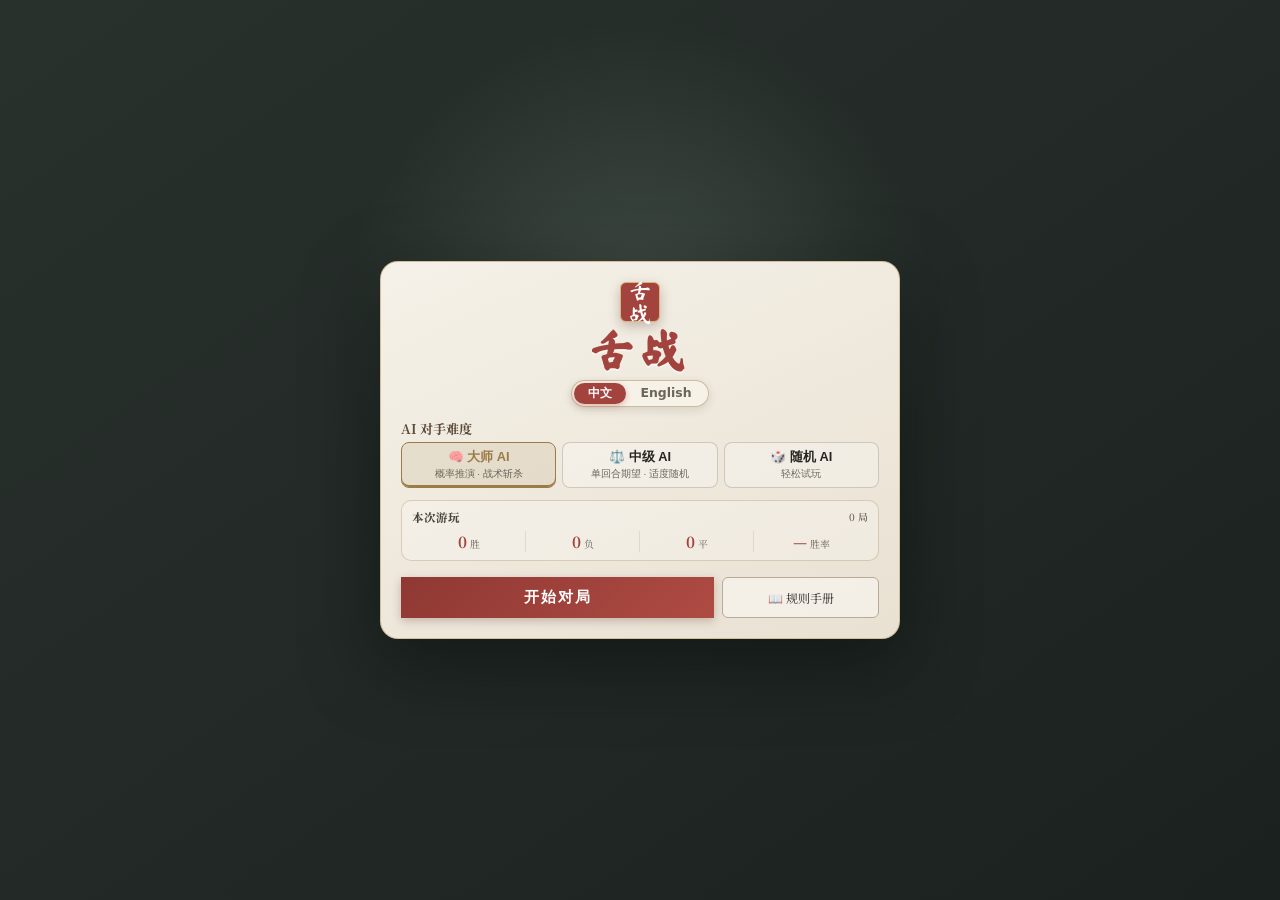
<file: index.html>
<!DOCTYPE html>
<html lang="zh-CN">
<head>
  <meta charset="UTF-8">
  <meta name="viewport" content="width=device-width, initial-scale=1.0, maximum-scale=1.0, user-scalable=no">
  <title>舌战</title>
  <link rel="stylesheet" href="style.css?v=6">
  <link rel="preconnect" href="https://fonts.googleapis.com">
  <link rel="preconnect" href="https://fonts.gstatic.com" crossorigin>
  <link href="https://fonts.googleapis.com/css2?family=Noto+Serif+SC:wght@600;700;900&family=Ma+Shan+Zheng&display=swap" rel="stylesheet">
</head>
<body>
  <div id="app">
    <!-- Game Cover / Welcome Screen (开始界面 / 主菜单) -->
    <div id="cover-screen" class="cover-screen active">
      <div class="cover-content">
        <div class="cover-header">
          <div class="cover-seal">舌战</div>
          <h1 class="cover-title">舌战</h1>
          <div class="language-switcher language-switcher-mainmenu" aria-label="Language">
            <button class="language-btn active" type="button" data-lang="zh">中文</button>
            <button class="language-btn" type="button" data-lang="en">English</button>
          </div>
        </div>

        <div class="cover-setup-panel">
          <div class="setup-group">
            <label class="group-label" data-i18n="difficultyLabel">AI 对手难度</label>
            <div class="diff-buttons">
              <button class="diff-select-btn active" data-diff="master">
                <span class="d-title" data-i18n="masterTitle">🧠 大师 AI</span>
                <span class="d-sub" data-i18n="masterSub">概率推演 · 战术斩杀</span>
              </button>
              <button class="diff-select-btn" data-diff="medium">
                <span class="d-title" data-i18n="mediumTitle">⚖️ 中级 AI</span>
                <span class="d-sub" data-i18n="mediumSub">单回合期望 · 适度随机</span>
              </button>
              <button class="diff-select-btn" data-diff="easy">
                <span class="d-title" data-i18n="easyTitle">🎲 随机 AI</span>
                <span class="d-sub" data-i18n="easySub">轻松试玩</span>
              </button>
            </div>
          </div>

          <div class="session-record" aria-label="本次游玩战绩">
            <div class="session-record-heading">
              <span data-i18n="sessionHeading">本次游玩</span>
              <small id="session-games">0 局</small>
            </div>
            <div class="session-record-grid">
              <div><strong id="session-wins">0</strong><span data-i18n="wins">胜</span></div>
              <div><strong id="session-losses">0</strong><span data-i18n="losses">负</span></div>
              <div><strong id="session-draws">0</strong><span data-i18n="draws">平</span></div>
              <div><strong id="session-win-rate">—</strong><span data-i18n="winRate">胜率</span></div>
            </div>
          </div>

          <div class="cover-actions">
            <button id="btn-enter-game" class="btn-primary btn-cover-start" data-i18n="startGame">开始对局</button>
            <button id="btn-cover-rules" class="btn btn-secondary btn-cover-rules" data-i18n="rulebook">📖 规则手册</button>
          </div>
        </div>
      </div>
    </div>

    <!-- Header Navigation -->
    <header class="game-header">
      <div class="logo">
        <span class="logo-seal">舌战</span>
        <h1>舌战</h1>
      </div>
      <div class="header-controls">
        <div class="language-switcher language-switcher-header" aria-label="Language">
          <button class="language-btn active" type="button" data-lang="zh">中</button>
          <button class="language-btn" type="button" data-lang="en">EN</button>
        </div>
        <button id="btn-tracker" class="btn btn-secondary" data-i18n="tracker">📊 记牌器</button>
        <button id="btn-rules" class="btn btn-secondary" data-i18n="rules">📖 规则</button>
        <button id="btn-restart" class="btn btn-danger" data-i18n="mainMenu">🔄 主菜单</button>
      </div>
    </header>

    <!-- Main Game Board (Warm Tabletop) -->
    <main class="game-board">
      <!-- Opponent Zone (AI) -->
      <section class="player-zone ai-zone">
        <div class="player-info">
          <div class="avatar ai-avatar">🤖</div>
          <div class="status-details">
            <div class="name-bar">
              <span class="player-name" data-i18n="aiOpponent">AI 对手</span>
              <span id="ai-diff-tag" class="badge">大师 AI</span>
            </div>
            <div class="hp-wrapper">
              <span class="hp-heart-icon">❤️</span>
              <div class="hp-bar-bg">
                <div id="ai-hp-bar" class="hp-bar-fill" style="width: 100%;"></div>
              </div>
              <span id="ai-hp-text" class="hp-text">30/30</span>
            </div>
          </div>
        </div>

        <!-- AI Face-Down Cards Container -->
        <div class="ai-hand-deck">
          <div id="ai-hand-backs" class="hand-backs-row">
            <!-- Dynamic Face-Down Cards Rendered by JS -->
          </div>
          <span class="hand-count-badge"><span data-i18n="remaining">🎴 剩余:</span> <strong id="ai-hand-count">14</strong></span>
          <span id="ai-stun-badge" class="badge badge-warning hidden" data-i18n="stunned">😵 停动中</span>
        </div>
      </section>

      <!-- Arena Battle Field (Center Table) -->
      <section class="arena-zone">
        <div class="turn-indicator">
          <span id="turn-counter">第 1 回合</span>
        </div>

        <!-- Prominent Stun Toast Alert Banner -->
        <div id="stun-notice-banner" class="stun-notice-banner hidden">
          <span id="stun-notice-text">😵 提示：对方处于【停动】状态！</span>
        </div>

        <div class="cards-clash">
          <!-- Player Card Played Slot -->
          <div class="clash-slot player-slot">
            <span class="slot-label" data-i18n="playerPlay">👤 玩家出牌</span>
            <div id="player-card-slot" class="arena-card-slot">
              <div class="slot-placeholder">等待选牌...</div>
            </div>
          </div>

          <!-- Central Visual Clash Ray & FX -->
          <div class="clash-center-fx">
            <div id="clash-ray" class="clash-ray hidden"></div>
            <div class="vs-badge">VS</div>
          </div>

          <!-- AI Card Played Slot -->
          <div class="clash-slot ai-slot">
            <span class="slot-label" data-i18n="aiPlay">🤖 AI 出牌</span>
            <div id="ai-card-slot" class="arena-card-slot">
              <div class="slot-placeholder">等待出牌...</div>
            </div>
          </div>
        </div>

        <!-- Outcome Banner -->
        <div id="outcome-banner" class="outcome-banner hidden">
          <span id="outcome-text">结算结果...</span>
        </div>
      </section>

      <!-- Log and Controls Area -->
      <section class="bottom-panel">
        <!-- Battle Log -->
        <div class="log-box">
          <div class="log-header" data-i18n="battleLog">📜 对局日志</div>
          <div id="battle-log" class="log-content">
            <p class="log-item system" data-zh="对局开始！请选择一张卡牌暗置出牌。" data-en="The debate begins. Choose your opening move.">对局开始！请选择一张卡牌暗置出牌。</p>
          </div>
        </div>

        <!-- Player Zone -->
        <div class="player-zone user-zone">
          <div class="player-info">
            <div class="avatar user-avatar">👤</div>
            <div class="status-details">
              <div class="name-bar">
                <span class="player-name" data-i18n="youPlayer">你 (Player)</span>
              </div>
              <div class="hp-wrapper">
                <span class="hp-heart-icon">❤️</span>
                <div class="hp-bar-bg">
                  <div id="user-hp-bar" class="hp-bar-fill" style="width: 100%;"></div>
                </div>
                <span id="user-hp-text" class="hp-text">30/30</span>
              </div>
            </div>
          </div>
          <div class="hand-summary">
            <span class="hand-count-badge"><span data-i18n="remaining">🎴 剩余:</span> <strong id="user-hand-count">14</strong></span>
            <span id="user-stun-badge" class="badge badge-warning hidden" data-i18n="stunned">😵 停动中</span>
          </div>
        </div>
      </section>

      <!-- Player Hand Dock (Bottom Interactive Bar) -->
      <section class="hand-dock">
        <div class="dock-heading-row">
          <div class="dock-title" data-i18n="playHint">点击选牌，或向上拖到出牌区</div>
          <div id="hand-action-bar" class="hand-action-bar" aria-live="polite">
            <span id="selected-card-name">点选或上拖</span>
            <button id="btn-cancel-card" class="hand-action-btn hand-cancel-btn" disabled data-i18n="cancel">取消</button>
            <button id="btn-confirm-card" class="hand-action-btn hand-confirm-btn" disabled data-i18n="confirmPlay">确认出牌</button>
          </div>
        </div>
        <div class="discard-summary" aria-label="玩家弃牌堆">
          <span class="discard-label" data-i18n="discardPile">弃牌堆</span>
          <div id="user-discard-preview" class="discard-chips">
            <span class="discard-empty">空</span>
          </div>
          <span id="recoverable-count" class="recoverable-count">深思可捡 0 张</span>
        </div>
        <div id="hand-cards-container" class="hand-cards-list">
          <!-- Dynamic Cards Rendered by JS -->
        </div>
      </section>
    </main>

    <!-- Floating Mouse Hover Tooltip -->
    <div id="card-hover-tooltip" class="card-hover-tooltip hidden">
      <div id="tooltip-title" class="tooltip-title">卡牌名称</div>
      <blockquote id="tooltip-quote" class="tooltip-quote"></blockquote>
      <div id="tooltip-body" class="tooltip-body">卡牌效果说明...</div>
    </div>

    <!-- Card Tracker Modal -->
    <div id="tracker-modal" class="modal">
      <div class="modal-content">
        <div class="modal-header">
          <h2 data-i18n="trackerTitle">📊 双方手牌剩余记牌器</h2>
          <button class="close-btn" data-close="tracker-modal">✕</button>
        </div>
        <div class="tracker-grid">
          <div class="tracker-column">
            <h3 data-i18n="aiCardsRemaining">🤖 AI 对手剩余手牌</h3>
            <div id="ai-tracker-list" class="tracker-list"></div>
          </div>
          <div class="tracker-column">
            <h3 data-i18n="yourCardsRemaining">👤 你的剩余手牌</h3>
            <div id="user-tracker-list" class="tracker-list"></div>
          </div>
        </div>
      </div>
    </div>

    <!-- Card Detail Long-Press Modal Sheet -->
    <div id="card-detail-modal" class="modal">
      <div class="modal-content card-detail-modal-content">
        <div class="modal-header">
          <h2 id="detail-card-name">一语道破</h2>
          <button class="close-btn" data-close="card-detail-modal">✕</button>
        </div>
        <div class="card-detail-body">
          <blockquote id="detail-card-quote" class="detail-card-quote">“辞达而已矣。” —— 《论语》</blockquote>
          <p id="detail-card-desc" class="detail-card-desc">描述内容...</p>
          <div class="detail-matchup-section">
            <h4 data-i18n="matchupTitle">⚔️ 对局得失关系表</h4>
            <div id="detail-matchup-list" class="detail-matchup-list"></div>
          </div>
        </div>
      </div>
    </div>

    <!-- Rules Modal (Fixed Rule Text) -->
    <div id="rules-modal" class="modal">
      <div class="modal-content">
        <div class="modal-header">
          <div>
            <span class="rules-kicker" data-i18n="howToPlay">HOW TO PLAY</span>
            <h2 data-i18n="rulesTitle">《舌战》完整规则手册</h2>
          </div>
          <button class="close-btn" data-close="rules-modal">✕</button>
        </div>
        <div id="rules-body" class="rules-body">
          <section class="rules-section">
            <div class="rules-section-heading">
              <span class="rules-step">01</span>
              <div>
                <h3>目标与回合</h3>
                <p>先让对方生命值降到 0。</p>
              </div>
            </div>
            <div class="rules-basics-grid">
              <article class="rule-basic">
                <span class="rule-basic-icon">暗</span>
                <div><strong>同时出牌</strong><p>双方每回合暗置一张牌，然后同时翻开结算。</p></div>
              </article>
              <article class="rule-basic">
                <span class="rule-basic-icon">停</span>
                <div><strong>停动</strong><p>被停动者下一回合不能出牌，对手获得一次空门行动。</p></div>
              </article>
              <article class="rule-basic">
                <span class="rule-basic-icon">尽</span>
                <div><strong>手牌耗尽</strong><p>手牌全部用完时，自动捡回所有弃牌。</p></div>
              </article>
            </div>
          </section>

          <section class="rules-section">
            <div class="rules-section-heading">
              <span class="rules-step">02</span>
              <div>
                <h3>对手停动：空门怎么结算</h3>
                <p>此时对手没有牌，按你打出的牌单独结算。</p>
              </div>
            </div>
            <div class="solo-rules-grid">
              <article class="solo-rule attack"><span>一</span><div><strong>一语道破</strong><p>对手 <b>-10 HP</b></p></div></article>
              <article class="solo-rule stun"><span>破</span><div><strong>破口大骂</strong><p>继续【停动】，<b>不扣血</b></p></div></article>
              <article class="solo-rule heal"><span>心</span><div><strong>心如止水</strong><p>自己 <b>+10 HP</b></p></div></article>
              <article class="solo-rule pickup"><span>思</span><div><strong>深思熟虑</strong><p>正常捡牌</p></div></article>
            </div>
            <p class="rules-note">反唇相讥、沉默是金在空门时没有额外效果。</p>
          </section>

          <section class="rules-section">
            <div class="rules-section-heading">
              <span class="rules-step">03</span>
              <div>
                <h3>六张牌速查</h3>
                <p>“你”代表打出该牌的一方。</p>
              </div>
            </div>
            <div class="rule-card-grid">
              <article class="rule-guide guide-y">
                <header><span>一</span><div><h4>一语道破</h4><small>直接攻击</small></div></header>
                <ul>
                  <li>对一语道破：<b>双方 -10</b></li>
                  <li>对破口大骂：<b>对方 -15</b></li>
                  <li>对心如止水、深思熟虑：<b>对方 -10</b></li>
                  <li>对反唇相讥：<b>你 -10</b></li>
                </ul>
              </article>
              <article class="rule-guide guide-f">
                <header><span>反</span><div><h4>反唇相讥</h4><small>反制与打断</small></div></header>
                <ul>
                  <li>对一语道破：<b>对方 -10</b></li>
                  <li>对破口大骂：<b>你 -5，并停动</b></li>
                  <li>对深思熟虑：<b>打断对方捡牌</b></li>
                  <li>其余对局：不造成伤害</li>
                </ul>
              </article>
              <article class="rule-guide guide-p">
                <header><span>破</span><div><h4>破口大骂</h4><small>压制与停动</small></div></header>
                <ul>
                  <li>对同牌：<b>双方 -5，并停动</b></li>
                  <li>对反唇相讥：<b>对方 -5，并停动</b></li>
                  <li>对沉默是金：<b>对方 -5，不停动</b></li>
                  <li>对深思熟虑：<b>对方 -5，并停动；仍可捡牌</b></li>
                  <li>对心如止水：<b>对方 +15</b></li>
                  <li>对一语道破：<b>你 -15</b></li>
                </ul>
              </article>
              <article class="rule-guide guide-c">
                <header><span>默</span><div><h4>沉默是金</h4><small>安全试探</small></div></header>
                <ul>
                  <li>只会被破口大骂伤害：<b>你 -5</b></li>
                  <li>即使挨骂也<b>不会停动</b></li>
                  <li>不阻止心如止水回血或深思熟虑捡牌</li>
                </ul>
              </article>
              <article class="rule-guide guide-x">
                <header><span>心</span><div><h4>心如止水</h4><small>恢复与吸收</small></div></header>
                <ul>
                  <li>对一语道破：<b>你 -10</b></li>
                  <li>对破口大骂：<b>你 +15</b></li>
                  <li>对其他所有牌：<b>你 +10</b></li>
                </ul>
              </article>
              <article class="rule-guide guide-s">
                <header><span>思</span><div><h4>深思熟虑</h4><small>回收弃牌</small></div></header>
                <ul>
                  <li>回收除本张深思熟虑外的所有弃牌</li>
                  <li>对反唇相讥：<b>捡牌被打断</b></li>
                  <li>对破口大骂：<b>你 -5，并停动；仍可捡牌</b></li>
                  <li>其他对局：正常捡牌</li>
                </ul>
              </article>
            </div>
          </section>
        </div>
      </div>
    </div>

    <!-- Game Over Modal -->
    <div id="gameover-modal" class="modal">
      <div class="modal-content gameover-box">
        <h2 id="gameover-title">🏆 战斗胜利！</h2>
        <p id="gameover-desc" class="gameover-desc">你成功击败了 AI 对手！</p>
        <div class="gameover-stats">
          <div class="stat-item"><span data-i18n="totalTurns">总回合数:</span> <strong id="stat-turns">12</strong></div>
          <div class="stat-item"><span data-i18n="remainingHp">剩余血量:</span> <strong id="stat-hp">15</strong></div>
        </div>
        <p id="gameover-session-record" class="gameover-session-record">本次游玩：0 胜 · 0 负 · 0 平</p>
        <button id="btn-play-again" class="btn btn-primary btn-large" data-i18n="backToMenu">🔄 返回主菜单</button>
      </div>
    </div>
  </div>

  <script src="app.js?v=5"></script>
</body>
</html>
</file>
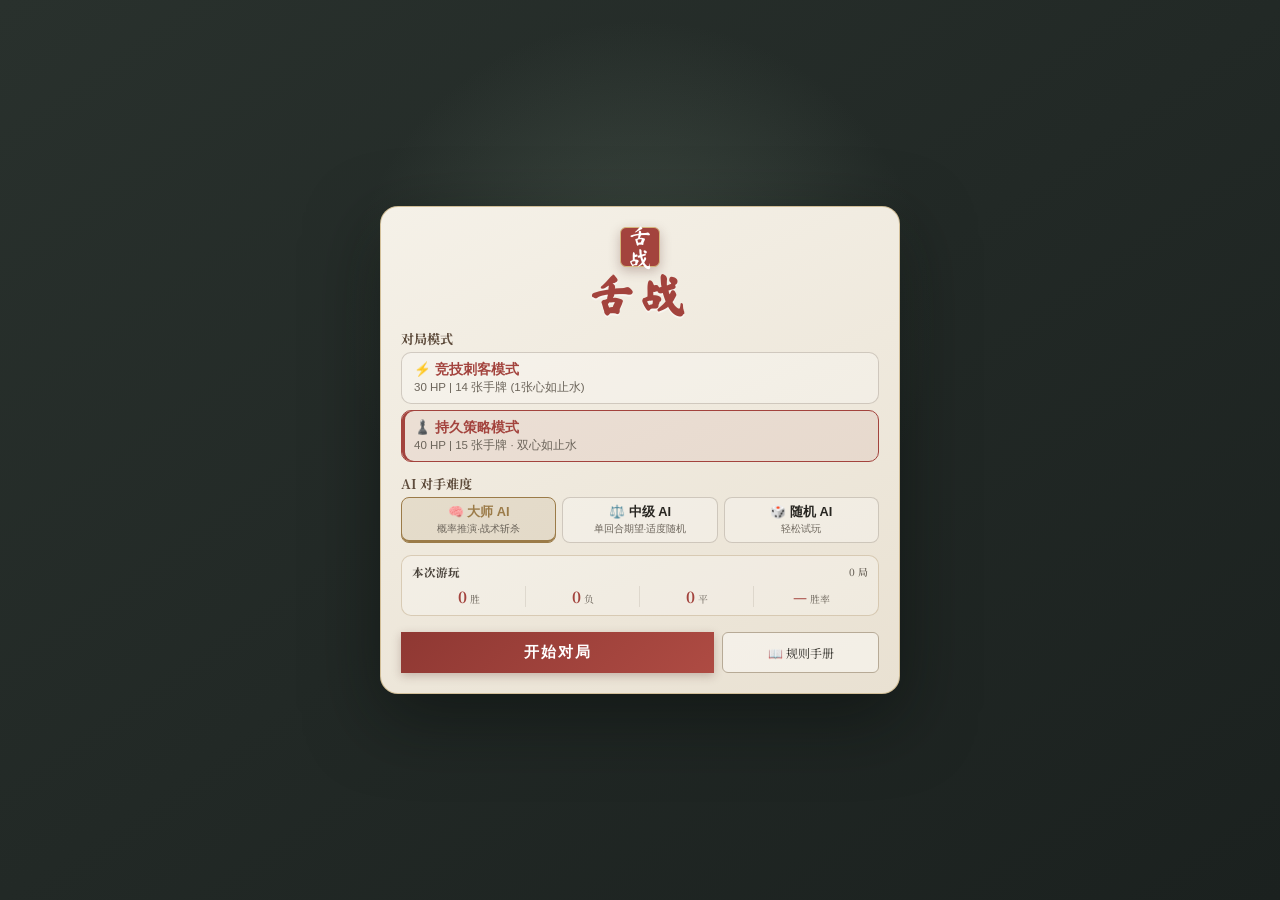
<file: .edgeone-upload/index.html>
<!DOCTYPE html>
<html lang="zh-CN">
<head>
  <meta charset="UTF-8">
  <meta name="viewport" content="width=device-width, initial-scale=1.0, maximum-scale=1.0, user-scalable=no">
  <title>舌战</title>
  <link rel="stylesheet" href="style.css">
  <link rel="preconnect" href="https://fonts.googleapis.com">
  <link rel="preconnect" href="https://fonts.gstatic.com" crossorigin>
  <link href="https://fonts.googleapis.com/css2?family=Noto+Serif+SC:wght@600;700;900&family=Ma+Shan+Zheng&display=swap" rel="stylesheet">
</head>
<body>
  <div id="app">
    <!-- Game Cover / Welcome Screen (开始界面) -->
    <div id="cover-screen" class="cover-screen active">
      <div class="cover-content">
        <div class="cover-header">
          <div class="cover-seal">舌战</div>
          <h1 class="cover-title">舌战</h1>
        </div>

        <div class="cover-setup-panel">
          <div class="setup-group">
            <label class="group-label">对局模式</label>
            <div class="mode-buttons">
              <button class="mode-select-btn" data-mode="competitive">
                <span class="m-title">⚡ 竞技刺客模式</span>
                <span class="m-sub">30 HP | 14 张手牌 (1张心如止水)</span>
              </button>
              <button class="mode-select-btn active" data-mode="casual">
                <span class="m-title">♟️ 持久策略模式</span>
                <span class="m-sub">40 HP | 15 张手牌 · 双心如止水</span>
              </button>
            </div>
          </div>

          <div class="setup-group">
            <label class="group-label">AI 对手难度</label>
            <div class="diff-buttons">
              <button class="diff-select-btn active" data-diff="master">
                <span class="d-title">🧠 大师 AI</span>
                <span class="d-sub">概率推演·战术斩杀</span>
              </button>
              <button class="diff-select-btn" data-diff="medium">
                <span class="d-title">⚖️ 中级 AI</span>
                <span class="d-sub">单回合期望·适度随机</span>
              </button>
              <button class="diff-select-btn" data-diff="easy">
                <span class="d-title">🎲 随机 AI</span>
                <span class="d-sub">轻松试玩</span>
              </button>
            </div>
          </div>

          <div class="session-record" aria-label="本次游玩战绩">
            <div class="session-record-heading">
              <span>本次游玩</span>
              <small id="session-games">0 局</small>
            </div>
            <div class="session-record-grid">
              <div><strong id="session-wins">0</strong><span>胜</span></div>
              <div><strong id="session-losses">0</strong><span>负</span></div>
              <div><strong id="session-draws">0</strong><span>平</span></div>
              <div><strong id="session-win-rate">—</strong><span>胜率</span></div>
            </div>
          </div>

          <div class="cover-actions">
            <button id="btn-enter-game" class="btn-primary btn-cover-start">开始对局</button>
            <button id="btn-cover-rules" class="btn btn-secondary btn-cover-rules">📖 规则手册</button>
          </div>
        </div>
      </div>
    </div>

    <!-- Header Navigation -->
    <header class="game-header">
      <div class="logo">
        <span class="logo-seal">舌战</span>
        <h1>舌战</h1>
      </div>
      <div class="header-controls">
        <button id="btn-tracker" class="btn btn-secondary">📊 记牌器</button>
        <button id="btn-rules" class="btn btn-secondary">📖 规则</button>
        <button id="btn-restart" class="btn btn-danger">🔄 主菜单</button>
      </div>
    </header>

    <!-- Main Game Board (Warm Tabletop) -->
    <main class="game-board">
      <!-- Opponent Zone (AI) -->
      <section class="player-zone ai-zone">
        <div class="player-info">
          <div class="avatar ai-avatar">🤖</div>
          <div class="status-details">
            <div class="name-bar">
              <span class="player-name">AI 对手</span>
              <span id="ai-diff-tag" class="badge">大师 AI</span>
            </div>
            <div class="hp-wrapper">
              <span class="hp-heart-icon">❤️</span>
              <div class="hp-bar-bg">
                <div id="ai-hp-bar" class="hp-bar-fill" style="width: 100%;"></div>
              </div>
              <span id="ai-hp-text" class="hp-text">30/30</span>
            </div>
          </div>
        </div>

        <!-- AI Face-Down Cards Container -->
        <div class="ai-hand-deck">
          <div id="ai-hand-backs" class="hand-backs-row">
            <!-- Dynamic Face-Down Cards Rendered by JS -->
          </div>
          <span class="hand-count-badge">🎴 剩余: <strong id="ai-hand-count">14</strong></span>
          <span id="ai-stun-badge" class="badge badge-warning hidden">😵 停动中</span>
        </div>
      </section>

      <!-- Arena Battle Field (Center Table) -->
      <section class="arena-zone">
        <div class="turn-indicator">
          <span id="turn-counter">第 1 回合</span>
        </div>

        <!-- Prominent Stun Toast Alert Banner -->
        <div id="stun-notice-banner" class="stun-notice-banner hidden">
          <span id="stun-notice-text">😵 提示：对方处于【停动】状态！</span>
        </div>

        <div class="cards-clash">
          <!-- Player Card Played Slot -->
          <div class="clash-slot player-slot">
            <span class="slot-label">👤 玩家出牌</span>
            <div id="player-card-slot" class="arena-card-slot">
              <div class="slot-placeholder">等待选牌...</div>
            </div>
          </div>

          <!-- Central Visual Clash Ray & FX -->
          <div class="clash-center-fx">
            <div id="clash-ray" class="clash-ray hidden"></div>
            <div class="vs-badge">VS</div>
          </div>

          <!-- AI Card Played Slot -->
          <div class="clash-slot ai-slot">
            <span class="slot-label">🤖 AI出牌</span>
            <div id="ai-card-slot" class="arena-card-slot">
              <div class="slot-placeholder">等待出牌...</div>
            </div>
          </div>
        </div>

        <!-- Outcome Banner -->
        <div id="outcome-banner" class="outcome-banner hidden">
          <span id="outcome-text">结算结果...</span>
        </div>
      </section>

      <!-- Log and Controls Area -->
      <section class="bottom-panel">
        <!-- Battle Log -->
        <div class="log-box">
          <div class="log-header">📜 对局日志</div>
          <div id="battle-log" class="log-content">
            <p class="log-item system">对局开始！请选择一张卡牌暗置出牌。</p>
          </div>
        </div>

        <!-- Player Zone -->
        <div class="player-zone user-zone">
          <div class="player-info">
            <div class="avatar user-avatar">👤</div>
            <div class="status-details">
              <div class="name-bar">
                <span class="player-name">你 (Player)</span>
              </div>
              <div class="hp-wrapper">
                <span class="hp-heart-icon">❤️</span>
                <div class="hp-bar-bg">
                  <div id="user-hp-bar" class="hp-bar-fill" style="width: 100%;"></div>
                </div>
                <span id="user-hp-text" class="hp-text">30/30</span>
              </div>
            </div>
          </div>
          <div class="hand-summary">
            <span class="hand-count-badge">🎴 剩余: <strong id="user-hand-count">14</strong></span>
            <span id="user-stun-badge" class="badge badge-warning hidden">😵 停动中</span>
          </div>
        </div>
      </section>

      <!-- Player Hand Dock (Bottom Interactive Bar) -->
      <section class="hand-dock">
        <div class="dock-heading-row">
          <div class="dock-title">点击选牌，或向上拖到出牌区</div>
          <div id="hand-action-bar" class="hand-action-bar" aria-live="polite">
            <span id="selected-card-name">点选或上拖</span>
            <button id="btn-cancel-card" class="hand-action-btn hand-cancel-btn" disabled>取消</button>
            <button id="btn-confirm-card" class="hand-action-btn hand-confirm-btn" disabled>确认出牌</button>
          </div>
        </div>
        <div class="discard-summary" aria-label="玩家弃牌堆">
          <span class="discard-label">弃牌堆</span>
          <div id="user-discard-preview" class="discard-chips">
            <span class="discard-empty">空</span>
          </div>
          <span id="recoverable-count" class="recoverable-count">深思可捡 0 张</span>
        </div>
        <div id="hand-cards-container" class="hand-cards-list">
          <!-- Dynamic Cards Rendered by JS -->
        </div>
      </section>
    </main>

    <!-- Floating Mouse Hover Tooltip -->
    <div id="card-hover-tooltip" class="card-hover-tooltip hidden">
      <div id="tooltip-title" class="tooltip-title">卡牌名称</div>
      <div id="tooltip-body" class="tooltip-body">卡牌效果说明...</div>
    </div>

    <!-- Card Tracker Modal -->
    <div id="tracker-modal" class="modal">
      <div class="modal-content">
        <div class="modal-header">
          <h2>📊 双方手牌剩余记牌器</h2>
          <button class="close-btn" data-close="tracker-modal">✕</button>
        </div>
        <div class="tracker-grid">
          <div class="tracker-column">
            <h3>🤖 AI 对手剩余手牌</h3>
            <div id="ai-tracker-list" class="tracker-list"></div>
          </div>
          <div class="tracker-column">
            <h3>👤 你的剩余手牌</h3>
            <div id="user-tracker-list" class="tracker-list"></div>
          </div>
        </div>
      </div>
    </div>

    <!-- Rules Modal (Fixed Rule Text) -->
    <div id="rules-modal" class="modal">
      <div class="modal-content">
        <div class="modal-header">
          <div>
            <span class="rules-kicker">HOW TO PLAY</span>
            <h2>《舌战》规则手册</h2>
          </div>
          <button class="close-btn" data-close="rules-modal">✕</button>
        </div>
        <div class="rules-body">
          <section class="rules-section">
            <div class="rules-section-heading">
              <span class="rules-step">01</span>
              <div>
                <h3>目标与回合</h3>
                <p>先让对方生命值降到 0。</p>
              </div>
            </div>
            <div class="rules-basics-grid">
              <article class="rule-basic">
                <span class="rule-basic-icon">暗</span>
                <div><strong>同时出牌</strong><p>双方每回合暗置一张牌，然后同时翻开结算。</p></div>
              </article>
              <article class="rule-basic">
                <span class="rule-basic-icon">停</span>
                <div><strong>停动</strong><p>被停动者下一回合不能出牌，对手获得一次空门行动。</p></div>
              </article>
              <article class="rule-basic">
                <span class="rule-basic-icon">尽</span>
                <div><strong>手牌耗尽</strong><p>手牌全部用完时，自动捡回所有弃牌。</p></div>
              </article>
            </div>
          </section>

          <section class="rules-section">
            <div class="rules-section-heading">
              <span class="rules-step">02</span>
              <div>
                <h3>对手停动：空门怎么结算</h3>
                <p>此时对手没有牌，按你打出的牌单独结算。</p>
              </div>
            </div>
            <div class="solo-rules-grid">
              <article class="solo-rule attack"><span>一</span><div><strong>一语道破</strong><p>对手 <b>-10 HP</b></p></div></article>
              <article class="solo-rule stun"><span>破</span><div><strong>破口大骂</strong><p>继续【停动】，<b>不扣血</b></p></div></article>
              <article class="solo-rule heal"><span>心</span><div><strong>心如止水</strong><p>自己 <b>+10 HP</b></p></div></article>
              <article class="solo-rule pickup"><span>思</span><div><strong>深思熟虑</strong><p>正常捡牌</p></div></article>
            </div>
            <p class="rules-note">反唇相讥、沉默是金在空门时没有额外效果。</p>
          </section>

          <section class="rules-section">
            <div class="rules-section-heading">
              <span class="rules-step">03</span>
              <div>
                <h3>六张牌速查</h3>
                <p>“你”代表打出该牌的一方。</p>
              </div>
            </div>
            <div class="rule-card-grid">
              <article class="rule-guide guide-y">
                <header><span>一</span><div><h4>一语道破</h4><small>直接攻击</small></div></header>
                <ul>
                  <li>对一语道破：<b>双方 -10</b></li>
                  <li>对破口大骂：<b>对方 -15</b></li>
                  <li>对心如止水、深思熟虑：<b>对方 -10</b></li>
                  <li>对反唇相讥：<b>你 -10</b></li>
                </ul>
              </article>
              <article class="rule-guide guide-f">
                <header><span>反</span><div><h4>反唇相讥</h4><small>反制与打断</small></div></header>
                <ul>
                  <li>对一语道破：<b>对方 -10</b></li>
                  <li>对破口大骂：<b>你 -5，并停动</b></li>
                  <li>对深思熟虑：<b>打断对方捡牌</b></li>
                  <li>其余对局：不造成伤害</li>
                </ul>
              </article>
              <article class="rule-guide guide-p">
                <header><span>破</span><div><h4>破口大骂</h4><small>压制与停动</small></div></header>
                <ul>
                  <li>对同牌：<b>双方 -5，并停动</b></li>
                  <li>对反唇相讥：<b>对方 -5，并停动</b></li>
                  <li>对沉默是金：<b>对方 -5，不停动</b></li>
                  <li>对深思熟虑：<b>对方 -5，并停动；仍可捡牌</b></li>
                  <li>对心如止水：<b>对方 +15</b></li>
                  <li>对一语道破：<b>你 -15</b></li>
                </ul>
              </article>
              <article class="rule-guide guide-c">
                <header><span>默</span><div><h4>沉默是金</h4><small>安全试探</small></div></header>
                <ul>
                  <li>只会被破口大骂伤害：<b>你 -5</b></li>
                  <li>即使挨骂也<b>不会停动</b></li>
                  <li>不阻止心如止水回血或深思熟虑捡牌</li>
                </ul>
              </article>
              <article class="rule-guide guide-x">
                <header><span>心</span><div><h4>心如止水</h4><small>恢复与吸收</small></div></header>
                <ul>
                  <li>对一语道破：<b>你 -10</b></li>
                  <li>对破口大骂：<b>你 +15</b></li>
                  <li>对其他所有牌：<b>你 +10</b></li>
                </ul>
              </article>
              <article class="rule-guide guide-s">
                <header><span>思</span><div><h4>深思熟虑</h4><small>回收弃牌</small></div></header>
                <ul>
                  <li>回收除本张深思熟虑外的所有弃牌</li>
                  <li>对反唇相讥：<b>捡牌被打断</b></li>
                  <li>对破口大骂：<b>你 -5，并停动；仍可捡牌</b></li>
                  <li>其他对局：正常捡牌</li>
                </ul>
              </article>
            </div>
          </section>
        </div>
      </div>
    </div>

    <!-- Game Over Modal -->
    <div id="gameover-modal" class="modal">
      <div class="modal-content gameover-box">
        <h2 id="gameover-title">🏆 战斗胜利！</h2>
        <p id="gameover-desc" class="gameover-desc">你成功击败了 AI 对手！</p>
        <div class="gameover-stats">
          <div class="stat-item">总回合数: <strong id="stat-turns">12</strong></div>
          <div class="stat-item">剩余血量: <strong id="stat-hp">15</strong></div>
        </div>
        <p id="gameover-session-record" class="gameover-session-record">本次游玩：0 胜 · 0 负 · 0 平</p>
        <button id="btn-play-again" class="btn btn-primary btn-large">🔄 返回主菜单</button>
      </div>
    </div>
  </div>

  <script src="app.js"></script>
</body>
</html>
</file>
<file: style.css>
/* ==========================================================================
   《舌战》桌游电子版 CSS 样式表 (包含高瞩目血条 & 手机端适度放大场牌)
   ========================================================================== */

:root {
  --bg-tabletop: #202724;
  --panel-parchment: #f1ecdf;
  --panel-paper-deep: #e5ddcd;
  --border-mahogany: #5e4c3c;
  --border-gold: #9b7b48;
  --accent-vermilion: #a3433d;
  --accent-jade: #486f5d;
  --accent-azure: #4c687b;
  --accent-purple: #6f5d78;

  --text-main: #282621;
  --text-sub: #6c655b;

  --font-serif: 'Noto Serif SC', serif, STKaiti, KaiTi;
  --font-calligraphy: 'Ma Shan Zheng', cursive, KaiTi;
  --shadow-lg: 0 8px 24px rgba(20, 24, 22, 0.18);
}

* {
  box-sizing: border-box;
  margin: 0;
  padding: 0;
  -webkit-tap-highlight-color: transparent;
}

html, body {
  width: 100%;
  height: 100%;
  height: 100dvh;
  overflow: hidden;
  background-color: var(--bg-tabletop);
  color: var(--text-main);
  font-family: var(--font-serif);
  user-select: none;
  position: fixed;
}

body {
  background-color: #242b27;
  background-image:
    radial-gradient(circle at 50% 15%, rgba(188, 162, 122, 0.28), transparent 60%),
    radial-gradient(circle at 85% 85%, rgba(163, 67, 61, 0.14), transparent 50%),
    radial-gradient(circle at 15% 85%, rgba(82, 112, 94, 0.16), transparent 50%),
    linear-gradient(150deg, #29322d 0%, #1e2522 50%, #171d1a 100%);
  display: flex;
  flex-direction: column;
}

#app {
  display: flex;
  flex-direction: column;
  height: 100%;
  height: 100dvh;
  max-width: 1280px;
  margin: 0 auto;
  width: 100%;
  padding: 8px;
  position: relative;
  overflow: hidden;
}

#app::before {
  content: "";
  position: absolute;
  inset: 4px;
  border: 1px solid rgba(198, 167, 115, 0.22);
  border-radius: 14px;
  pointer-events: none;
  z-index: 1;
  box-shadow: inset 0 0 24px rgba(0, 0, 0, 0.18);
}

/* COVER SCREEN z-index: 200 */
.cover-screen {
  position: fixed;
  top: 0;
  left: 0;
  width: 100vw;
  height: 100vh;
  height: 100dvh;
  background:
    radial-gradient(circle at 50% 35%, rgba(118, 139, 121, 0.34), transparent 34%),
    linear-gradient(145deg, #29312d, #1b211f);
  z-index: 200;
  display: flex;
  align-items: center;
  justify-content: center;
  opacity: 0;
  pointer-events: none;
  transition: opacity 0.4s ease;
  padding: 12px;
}

.cover-screen.active {
  opacity: 1;
  pointer-events: auto;
}

.cover-content {
  background: linear-gradient(155deg, #f5f1e8, #e9e1d2);
  border: 1px solid rgba(203, 180, 135, 0.8);
  border-radius: 18px;
  padding: 20px;
  max-width: 520px;
  width: 100%;
  box-shadow: 0 24px 70px rgba(8, 12, 10, 0.5);
  display: flex;
  flex-direction: column;
  align-items: center;
  text-align: center;
  max-height: 90vh;
  overflow-y: auto;
}

.cover-header {
  margin-bottom: 12px;
  display: flex;
  flex-direction: column;
  align-items: center;
}

.cover-seal {
  width: 40px;
  height: 40px;
  background: var(--accent-vermilion);
  color: #fff;
  border: 1px solid #d5b77d;
  border-radius: 6px;
  font-family: var(--font-calligraphy);
  font-size: 1.4rem;
  display: flex;
  align-items: center;
  justify-content: center;
  margin-bottom: 6px;
  box-shadow: 0 4px 12px rgba(84, 35, 31, 0.28);
}

.cover-title {
  font-family: var(--font-calligraphy);
  font-size: 2.8rem;
  color: var(--accent-vermilion);
  letter-spacing: 6px;
  text-shadow: 0 2px 1px rgba(255, 255, 255, 0.55);
}

.language-switcher-mainmenu {
  margin-top: 8px;
  display: inline-flex;
  background: rgba(94, 76, 60, 0.08);
  padding: 3px;
  border-radius: 20px;
  border: 1px solid rgba(94, 76, 60, 0.18);
}

.language-switcher-mainmenu .language-btn {
  padding: 4px 14px;
  font-size: 0.78rem;
  border-radius: 16px;
  border: none;
  background: transparent;
  color: var(--text-sub);
  cursor: pointer;
  font-weight: 700;
  transition: all 0.2s ease;
}

.language-switcher-mainmenu .language-btn.active {
  background: var(--accent-vermilion);
  color: #ffffff;
  box-shadow: 0 2px 6px rgba(163, 67, 61, 0.35);
}

.cover-setup-panel {
  width: 100%;
  display: flex;
  flex-direction: column;
  gap: 12px;
}

.setup-group {
  display: flex;
  flex-direction: column;
  align-items: flex-start;
  gap: 4px;
}

.group-label {
  font-size: 0.82rem;
  font-weight: bold;
  color: var(--border-mahogany);
}

.mode-buttons {
  display: flex;
  flex-direction: column;
  gap: 6px;
  width: 100%;
}

.mode-select-btn {
  display: flex;
  flex-direction: column;
  align-items: flex-start;
  padding: 8px 12px;
  border-radius: 10px;
  background: rgba(255, 255, 255, 0.28);
  border: 1px solid rgba(94, 76, 60, 0.24);
  color: var(--text-main);
  cursor: pointer;
  transition: all 0.2s ease;
}

.mode-select-btn.active {
  border-color: var(--accent-vermilion);
  background: rgba(163, 67, 61, 0.08);
  box-shadow: inset 3px 0 0 var(--accent-vermilion);
}

.m-title {
  font-weight: bold;
  font-size: 0.85rem;
  color: var(--accent-vermilion);
}

.m-sub {
  font-size: 0.72rem;
  color: var(--text-sub);
  margin-top: 1px;
}

.diff-buttons {
  display: grid;
  grid-template-columns: repeat(3, 1fr);
  gap: 6px;
  width: 100%;
}

.diff-select-btn {
  padding: 6px 4px;
  border-radius: 8px;
  background: rgba(255, 255, 255, 0.28);
  border: 1px solid rgba(94, 76, 60, 0.24);
  color: var(--text-main);
  cursor: pointer;
  display: flex;
  flex-direction: column;
  align-items: center;
  transition: all 0.2s ease;
}

.diff-select-btn.active {
  border-color: var(--border-gold);
  background: rgba(155, 123, 72, 0.13);
  color: var(--border-gold);
  box-shadow: inset 0 -2px 0 var(--border-gold);
}

.d-title { font-weight: bold; font-size: 0.8rem; }
.d-sub { font-size: 0.62rem; color: var(--text-sub); margin-top: 1px; }

.session-record {
  padding: 8px 10px;
  border: 1px solid rgba(155, 123, 72, 0.3);
  border-radius: 10px;
  background: rgba(255, 255, 255, 0.25);
}

.session-record-heading {
  display: flex;
  align-items: center;
  justify-content: space-between;
  margin-bottom: 6px;
  color: #4b443c;
  font-size: 0.72rem;
  font-weight: 800;
}

.session-record-heading small {
  color: var(--text-sub);
  font-size: 0.62rem;
  font-weight: 600;
}

.session-record-grid {
  display: grid;
  grid-template-columns: repeat(4, 1fr);
}

.session-record-grid > div {
  display: flex;
  align-items: baseline;
  justify-content: center;
  gap: 3px;
  border-right: 1px solid rgba(94, 76, 60, 0.12);
}

.session-record-grid > div:last-child {
  border-right: 0;
}

.session-record-grid strong {
  color: var(--accent-vermilion);
  font-size: 0.95rem;
}

.session-record-grid span {
  color: var(--text-sub);
  font-size: 0.62rem;
}

.cover-actions {
  display: grid;
  grid-template-columns: 2fr 1fr;
  gap: 8px;
  margin-top: 4px;
}

.btn-cover-start {
  padding: 10px;
  font-size: 0.95rem;
  letter-spacing: 2px;
}

.btn-cover-rules {
  padding: 10px;
  font-size: 0.82rem;
}

/* Header */
.game-header {
  display: flex;
  justify-content: space-between;
  align-items: center;
  padding: 4px 12px;
  background: linear-gradient(180deg, #f4efe5, #e9e2d5);
  border: 1px solid rgba(155, 123, 72, 0.75);
  border-radius: 10px;
  margin-bottom: 4px;
  box-shadow: var(--shadow-lg);
  flex-shrink: 0;
  height: 38px;
}

.logo {
  display: flex;
  align-items: center;
  gap: 6px;
}

.logo-seal {
  padding: 2px 5px;
  background: var(--accent-vermilion);
  color: #fff;
  font-family: var(--font-calligraphy);
  border-radius: 4px;
  font-size: 0.9rem;
}

.logo h1 {
  font-size: 1.1rem;
  color: var(--accent-vermilion);
  letter-spacing: 2px;
}

.header-controls {
  display: flex;
  align-items: center;
  gap: 4px;
}

.language-switcher {
  display: inline-flex;
  align-items: center;
  padding: 2px;
  border: 1px solid rgba(155, 123, 72, 0.46);
  border-radius: 999px;
  background: rgba(247, 243, 234, 0.88);
  box-shadow: 0 3px 10px rgba(31, 34, 30, 0.12);
}

.language-switcher-cover {
  position: fixed;
  top: 18px;
  right: 18px;
  z-index: 420;
}

.language-btn {
  min-width: 34px;
  padding: 4px 8px;
  border: 0;
  border-radius: 999px;
  background: transparent;
  color: var(--text-sub);
  font: 800 0.68rem/1 system-ui, sans-serif;
  cursor: pointer;
}

.language-btn.active {
  background: var(--accent-vermilion);
  color: #fff;
  box-shadow: 0 2px 5px rgba(84, 35, 31, 0.25);
}

.language-switcher-header {
  padding: 1px;
  box-shadow: none;
}

.language-switcher-header .language-btn {
  min-width: 27px;
  padding: 4px 5px;
  font-size: 0.6rem;
}

/* Buttons */
.btn {
  padding: 4px 8px;
  border-radius: 6px;
  border: 1px solid #b7aa96;
  background: rgba(255, 255, 255, 0.42);
  color: var(--text-main);
  font-family: inherit;
  font-size: 0.75rem;
  cursor: pointer;
  transition: all 0.2s ease;
  display: inline-flex;
  align-items: center;
  justify-content: center;
  gap: 4px;
  touch-action: manipulation;
}

.btn:hover {
  background: rgba(155, 123, 72, 0.14);
}

.btn-primary {
  background: linear-gradient(135deg, #8f3833, #ae4b43);
  color: #fff;
  font-weight: bold;
  border: none;
  box-shadow: 0 3px 9px rgba(72, 28, 25, 0.25);
}

.btn-danger {
  background: rgba(185, 28, 28, 0.1);
  border-color: rgba(185, 28, 28, 0.3);
  color: var(--accent-vermilion);
}

/* Main Game Layout */
.game-board {
  display: flex;
  flex-direction: column;
  flex: 1;
  gap: 4px;
  min-height: 0;
  overflow: hidden;
}

/* HIGH-VISIBILITY HEALTH BAR DESIGN */
.player-zone {
  display: flex;
  justify-content: space-between;
  align-items: center;
  padding: 4px 12px;
  background: linear-gradient(180deg, #f3eee4, #e8e0d2);
  border: 1px solid rgba(155, 123, 72, 0.72);
  border-radius: 10px;
  box-shadow: 0 3px 10px rgba(20, 24, 22, 0.14);
  flex-shrink: 0;
  height: 42px;
}

.player-info {
  display: flex;
  align-items: center;
  gap: 8px;
}

.avatar {
  width: 30px;
  height: 30px;
  border-radius: 50%;
  background: #ddd2bf;
  display: flex;
  align-items: center;
  justify-content: center;
  font-size: 1rem;
  border: 1px solid var(--border-gold);
  box-shadow: inset 0 1px rgba(255,255,255,0.65);
}

.name-bar {
  display: flex;
  align-items: center;
  gap: 6px;
}

.player-name {
  font-size: 0.85rem;
  font-weight: 900;
  color: #39352f;
}

.badge {
  padding: 1px 6px;
  border-radius: 8px;
  font-size: 0.68rem;
  background: rgba(76, 104, 123, 0.1);
  color: var(--accent-azure);
  border: 1px solid rgba(76, 104, 123, 0.28);
  font-weight: bold;
}

.badge-warning {
  background: rgba(185, 28, 28, 0.15);
  color: var(--accent-vermilion);
  border-color: rgba(185, 28, 28, 0.5);
  font-weight: bold;
  animation: pulse 1.5s infinite;
}

/* BOLD & HIGH-CONTRAST HP BAR CONTAINER */
.hp-wrapper {
  display: flex;
  align-items: center;
  gap: 6px;
  width: 210px;
  background: transparent;
  padding: 2px 0;
  border-radius: 0;
  border: 0;
}

.hp-heart-icon {
  width: 17px;
  height: 17px;
  border-radius: 50%;
  background: #a3433d;
  color: #f7efe3;
  font-size: 0;
  display: inline-flex;
  align-items: center;
  justify-content: center;
  box-shadow: inset 0 0 0 1px rgba(255,255,255,0.28);
}

.hp-heart-icon::before {
  content: "气";
  font-size: 0.6rem;
  font-weight: 900;
}

.hp-bar-bg {
  flex: 1;
  height: 14px;
  background:
    linear-gradient(180deg, rgba(44, 38, 33, 0.22), transparent 42%),
    #c9c0b1;
  border-radius: 999px;
  overflow: hidden;
  border: 1px solid rgba(74, 58, 49, 0.38);
  box-shadow:
    inset 0 2px 3px rgba(45, 39, 33, 0.2),
    0 1px 0 rgba(255,255,255,0.55);
  position: relative;
}

.hp-bar-bg::after {
  content: "";
  position: absolute;
  inset: 2px 4px;
  z-index: 2;
  border-radius: inherit;
  pointer-events: none;
  background: repeating-linear-gradient(
    90deg,
    transparent 0 calc(25% - 1px),
    rgba(255, 245, 225, 0.24) calc(25% - 1px) 25%
  );
}

.hp-bar-fill {
  height: 100%;
  position: relative;
  overflow: hidden;
  background: linear-gradient(90deg, #79312f 0%, #a7433d 52%, #cc6b53 100%);
  border-radius: 999px;
  transition: width 0.42s cubic-bezier(0.25, 0.74, 0.28, 1);
  box-shadow:
    inset 0 1px rgba(255, 230, 209, 0.42),
    inset 0 -2px rgba(80, 25, 24, 0.16),
    0 1px 4px rgba(91, 34, 31, 0.32);
}

.hp-bar-fill::after {
  content: "";
  position: absolute;
  inset: 1px 5px auto;
  height: 3px;
  border-radius: 999px;
  background: linear-gradient(90deg, rgba(255,255,255,0.12), rgba(255,235,218,0.5), rgba(255,255,255,0.08));
}

.hp-text {
  min-width: 51px;
  padding: 2px 5px;
  border: 1px solid rgba(101, 76, 61, 0.28);
  border-radius: 6px;
  background: rgba(247, 241, 230, 0.68);
  font-size: 0.76rem;
  font-weight: 900;
  color: #4b4540;
  text-align: center;
  letter-spacing: 0.5px;
  box-sizing: border-box;
}

.hp-wrapper.hp-loss .hp-bar-bg {
  animation: hpTrackLoss 0.36s ease-out;
}

.hp-wrapper.hp-loss .hp-text {
  animation: hpTextLoss 0.36s ease-out;
}

.hp-wrapper.hp-gain .hp-bar-bg {
  animation: hpTrackGain 0.52s ease-out;
}

.hp-wrapper.hp-gain .hp-bar-fill::after {
  animation: hpGainSweep 0.52s ease-out;
}

.hp-wrapper.hp-gain .hp-text {
  animation: hpTextGain 0.52s ease-out;
}

/* AI Face-Down Cards Hand Deck */
.ai-hand-deck {
  display: flex;
  align-items: center;
  gap: 6px;
}

.hand-backs-row {
  display: flex;
  align-items: center;
}

.card-back-mini {
  width: 16px;
  height: 22px;
  border-radius: 3px;
  background: linear-gradient(145deg, #50423a, #2f2926);
  border: 1px solid #a88b59;
  margin-left: -5px;
  box-shadow: -2px 0 4px rgba(0,0,0,0.3);
  display: flex;
  align-items: center;
  justify-content: center;
  font-size: 0.5rem;
  color: #d8c49b;
}

.card-back-mini:first-child { margin-left: 0; }

.hand-count-badge {
  font-size: 0.72rem;
  color: var(--text-sub);
  font-weight: bold;
}

.hand-summary {
  display: flex;
  align-items: center;
  justify-content: flex-end;
  gap: 5px;
  min-width: 0;
}

.discard-summary {
  display: flex;
  align-items: center;
  gap: 5px;
}

.discard-summary {
  min-height: 25px;
  margin: 2px 0 5px;
  padding: 3px 7px;
  border: 1px solid rgba(112, 88, 53, 0.28);
  border-radius: 7px;
  background: rgba(250, 247, 240, 0.55);
  color: var(--text-main);
  font-size: 0.72rem;
}

.discard-label {
  height: 19px;
  padding: 0 6px;
  border-radius: 4px;
  background: #66584d;
  color: #f5ead6;
  display: inline-flex;
  align-items: center;
  justify-content: center;
  font-weight: 900;
}

.discard-chips {
  display: flex;
  align-items: center;
  gap: 3px;
  min-width: 0;
}

.discard-chip {
  min-width: 27px;
  height: 19px;
  padding: 0 4px;
  border: 1px solid rgba(112, 88, 53, 0.34);
  border-radius: 4px;
  background: rgba(250, 247, 240, 0.7);
  color: var(--text-main);
  display: inline-flex;
  align-items: center;
  justify-content: center;
  font-weight: 900;
}

.discard-chip.unrecoverable {
  opacity: 0.55;
  text-decoration: line-through;
}

.discard-empty {
  opacity: 0.65;
}

.recoverable-count {
  margin-left: auto;
  color: var(--accent-jade);
  font-size: 0.73rem;
  font-weight: 900;
  white-space: nowrap;
}

/* Arena Zone (Center Tabletop Plate with Fine Brass Gold & Ink Trim) */
.arena-zone {
  position: relative;
  flex: 1.2;
  min-height: 185px;
  background:
    radial-gradient(circle at 50% 50%, rgba(255, 252, 246, 0.96) 0%, rgba(243, 234, 219, 0.98) 60%, rgba(226, 214, 195, 1) 100%),
    #e8decb;
  border: 2px solid rgba(143, 56, 51, 0.58);
  border-radius: 16px;
  display: flex;
  flex-direction: column;
  align-items: center;
  justify-content: center;
  padding: 6px;
  box-shadow:
    inset 0 0 0 3px rgba(198, 167, 115, 0.7),     /* Outer Gold Inlay Line */
    inset 0 0 0 5px rgba(85, 68, 54, 0.28),      /* Double Trim Gap Line */
    inset 0 0 36px rgba(70, 56, 42, 0.16),       /* Parchment Inset Glow */
    0 8px 24px rgba(0, 0, 0, 0.32);              /* Raised Plate Drop Shadow */
  overflow: hidden;
}

/* Brass Gold Inner Inlay Accent Frame */
.arena-zone::after {
  content: "";
  position: absolute;
  inset: 7px;
  border: 1px solid rgba(198, 167, 115, 0.55);
  border-radius: 10px;
  pointer-events: none;
  z-index: 1;
}

/* NO WATERMARK OVERLAP & NO FULL-BOARD DRAG COLOR FLASH */
.arena-zone.drag-ready {
  /* Keep background steady and solid without flashing color */
}

.turn-indicator {
  position: absolute;
  top: 4px;
  padding: 2px 12px;
  background: rgba(245, 240, 230, 0.86);
  border: 1px solid rgba(155, 123, 72, 0.7);
  border-radius: 20px;
  color: var(--border-gold);
  font-size: 0.75rem;
  font-weight: bold;
}

.stun-notice-banner {
  position: absolute;
  top: 24px;
  padding: 3px 12px;
  background: linear-gradient(90deg, #793a36, #96663b);
  border: 1px solid rgba(222, 197, 148, 0.75);
  border-radius: 20px;
  color: #ffffff;
  font-size: 0.72rem;
  font-weight: 900;
  box-shadow: 0 4px 12px rgba(46, 30, 25, 0.22);
  animation: pulse 1.2s infinite ease-in-out;
  z-index: 10;
  text-align: center;
  max-width: 90%;
}

.cards-clash {
  display: flex;
  align-items: center;
  justify-content: center;
  gap: 20px;
  width: 100%;
  margin-top: 6px;
}

.clash-slot {
  display: flex;
  flex-direction: column;
  align-items: center;
  gap: 4px;
}

.slot-label {
  font-size: 0.78rem;
  color: var(--text-sub);
  font-weight: bold;
}

.arena-card-slot {
  width: clamp(160px, 15vw, 210px);
  height: clamp(240px, 22.5vw, 315px);
  border-radius: 12px;
  border: 1.5px dashed rgba(79, 68, 55, 0.42);
  display: flex;
  align-items: center;
  justify-content: center;
  background: rgba(246, 241, 230, 0.32);
  position: relative;
  perspective: 800px;
}

.slot-placeholder {
  font-size: 0.78rem;
  color: var(--text-sub);
}

.stun-slot-badge {
  padding: 6px;
  background: rgba(185, 28, 28, 0.1);
  border: 1.5px solid rgba(185, 28, 28, 0.4);
  border-radius: 8px;
  color: var(--accent-vermilion);
  font-size: 0.82rem;
  font-weight: 900;
  text-align: center;
}

.clash-center-fx {
  position: relative;
  display: flex;
  align-items: center;
  justify-content: center;
}

.vs-badge {
  font-size: 2rem;
  font-weight: 900;
  color: #863a35;
  font-family: var(--font-calligraphy);
}

.clash-ray {
  position: absolute;
  width: 65px;
  height: 4px;
  background: linear-gradient(90deg, #a2824e, #a3433d, #a2824e);
  border-radius: 2px;
  box-shadow: 0 0 10px rgba(163, 67, 61, 0.6);
  animation: clashBeam 0.5s infinite alternate;
}

.outcome-banner {
  margin-top: 4px;
  padding: 2px 10px;
  background: rgba(245, 240, 230, 0.92);
  border: 1px solid rgba(155, 123, 72, 0.68);
  border-radius: 20px;
  color: var(--accent-vermilion);
  font-size: 0.75rem;
  font-weight: bold;
  box-shadow: 0 3px 10px rgba(43, 38, 31, 0.12);
  animation: slideDown 0.3s ease-out;
  text-align: center;
}

/* Card Tooltip Popup z-index: 400 */
.card-hover-tooltip {
  position: fixed;
  z-index: 400;
  background: #f4efe5;
  border: 1px solid rgba(155, 123, 72, 0.8);
  border-radius: 10px;
  padding: 8px 12px;
  max-width: 240px;
  box-shadow: 0 12px 30px rgba(20, 24, 22, 0.26);
  pointer-events: none;
  transition: opacity 0.15s ease, transform 0.15s ease;
  opacity: 0;
  transform: translateY(10px);
}

.card-hover-tooltip:not(.hidden) {
  opacity: 1;
  transform: translateY(0);
}

.tooltip-title {
  font-size: 0.85rem;
  font-weight: 900;
  color: var(--accent-vermilion);
  margin-bottom: 3px;
  border-bottom: 1px dashed rgba(124, 45, 18, 0.2);
  padding-bottom: 2px;
}

.tooltip-quote {
  margin: 5px 0 7px;
  padding: 5px 7px;
  border-left: 2px solid rgba(143, 56, 51, 0.58);
  border-radius: 0 5px 5px 0;
  background: rgba(155, 123, 72, 0.09);
  color: #51453b;
}

.tooltip-quote span {
  display: block;
  font: 700 0.72rem/1.3 var(--font-serif);
}

.tooltip-quote cite {
  display: block;
  margin-top: 2px;
  color: var(--text-sub);
  font: 600 0.58rem/1.2 system-ui, sans-serif;
}

.tooltip-body {
  font-size: 0.75rem;
  line-height: 1.3;
  color: var(--text-main);
}

/* Card Visuals */
.card-container-3d {
  width: clamp(92px, 8vw, 110px);
  height: clamp(138px, 12vw, 165px);
  perspective: 800px;
  position: relative;
}

.arena-zone .card-container-3d {
  width: clamp(140px, 13vw, 180px);
  height: clamp(210px, 19.5vw, 270px);
}

.arena-card-slot .card-container-3d.played-card-exit {
  opacity: 0;
  transform: translateY(-18px) scale(0.92);
  transition: opacity 0.2s ease, transform 0.2s ease;
}

.drag-flight-card {
  position: fixed !important;
  z-index: 1200 !important;
  margin: 0 !important;
  pointer-events: none !important;
  transform: none !important;
  filter: drop-shadow(0 16px 18px rgba(20, 24, 22, 0.38));
}

.card-3d-inner {
  width: 100%;
  height: 100%;
  position: relative;
  -webkit-transform-style: preserve-3d;
  transform-style: preserve-3d;
  transition: transform 0.6s cubic-bezier(0.4, 0, 0.2, 1);
  border-radius: 10px;
  box-shadow: 0 6px 14px rgba(31, 34, 30, 0.22);
}

.card-container-3d.flipped .card-3d-inner {
  transform: rotateY(180deg);
}

.arena-card-slot .card-container-3d.impact-hit {
  animation: cardImpact 0.62s cubic-bezier(0.22, 0.72, 0.28, 1);
  transform-origin: center bottom;
}

.arena-card-slot .card-container-3d.impact-light { animation-duration: 0.54s; }
.arena-card-slot .card-container-3d.impact-medium { animation-duration: 0.62s; }
.arena-card-slot .card-container-3d.impact-heavy { animation-duration: 0.7s; }

.arena-card-slot .card-container-3d.impact-heal {
  animation: cardHealing 0.68s cubic-bezier(0.2, 0.72, 0.24, 1);
  filter: drop-shadow(0 0 8px rgba(72, 151, 148, 0.42));
}

.impact-user.impact-light  { --impact-main: -4px; --impact-rebound: 1px; --impact-settle: -1px; --impact-tilt: -0.5deg; --impact-scale: 0.995; --impact-flash: 0.42; }
.impact-ai.impact-light    { --impact-main:  4px; --impact-rebound: -1px; --impact-settle:  1px; --impact-tilt:  0.5deg; --impact-scale: 0.995; --impact-flash: 0.42; }
.impact-user.impact-medium { --impact-main: -7px; --impact-rebound: 2px; --impact-settle: -2px; --impact-tilt: -1deg; --impact-scale: 0.986; --impact-flash: 0.58; }
.impact-ai.impact-medium   { --impact-main:  7px; --impact-rebound: -2px; --impact-settle:  2px; --impact-tilt:  1deg; --impact-scale: 0.986; --impact-flash: 0.58; }
.impact-user.impact-heavy  { --impact-main: -10px; --impact-rebound: 3px; --impact-settle: -2px; --impact-tilt: -1.5deg; --impact-scale: 0.972; --impact-flash: 0.74; }
.impact-ai.impact-heavy    { --impact-main:  10px; --impact-rebound: -3px; --impact-settle:  2px; --impact-tilt:  1.5deg; --impact-scale: 0.972; --impact-flash: 0.74; }

.impact-hit .card-face-front::before {
  content: "";
  position: absolute;
  inset: 0;
  z-index: 8;
  pointer-events: none;
  opacity: 0;
  mix-blend-mode: screen;
  animation: cardImpactFlash 0.48s ease-out;
}

.impact-user .card-face-front::before {
  background:
    linear-gradient(72deg, transparent 48%, rgba(90, 33, 26, 0.28) 49% 51%, transparent 52%),
    radial-gradient(circle at 100% 50%, rgba(255, 241, 210, 0.95), rgba(174, 56, 43, 0.45) 16%, transparent 44%);
}

.impact-ai .card-face-front::before {
  background:
    linear-gradient(108deg, transparent 48%, rgba(90, 33, 26, 0.28) 49% 51%, transparent 52%),
    radial-gradient(circle at 0 50%, rgba(255, 241, 210, 0.95), rgba(174, 56, 43, 0.45) 16%, transparent 44%);
}

.card-state-fx {
  position: absolute;
  inset: 0;
  z-index: 12;
  overflow: hidden;
  border-radius: 8px;
  pointer-events: none;
  opacity: 0;
}

.status-stun .card-face-front {
  filter: saturate(0.72) brightness(0.9);
}

.status-stun .stun-fx {
  opacity: 1;
}

.status-stun .stun-fx::before {
  content: "封";
  position: absolute;
  left: 50%;
  top: 48%;
  width: 34px;
  height: 34px;
  display: grid;
  place-items: center;
  border: 2px solid rgba(104, 42, 38, 0.86);
  border-radius: 5px;
  background: rgba(119, 43, 38, 0.78);
  color: rgba(244, 224, 193, 0.96);
  font-family: var(--font-calligraphy);
  font-size: 1rem;
  box-shadow: 0 2px 8px rgba(40, 26, 22, 0.28);
  transform: translate(-50%, -50%) rotate(-7deg);
  animation: stunStamp 0.68s 0.08s cubic-bezier(0.16, 0.76, 0.24, 1) both;
}

.status-recover .recover-fx {
  opacity: 1;
}

.recover-fx i {
  position: absolute;
  bottom: 8%;
  width: 11px;
  height: 15px;
  border: 1px solid rgba(122, 87, 51, 0.72);
  border-radius: 2px;
  background: rgba(239, 218, 175, 0.9);
  box-shadow: 0 2px 5px rgba(44, 31, 23, 0.2);
  opacity: 0;
  animation: recoverSlip 0.7s ease-in both;
}

.recover-fx i:nth-child(1) { left: 27%; animation-delay: 0.02s; transform: rotate(-9deg); }
.recover-fx i:nth-child(2) { left: 46%; animation-delay: 0.08s; }
.recover-fx i:nth-child(3) { left: 65%; animation-delay: 0.14s; transform: rotate(8deg); }

.effect-muted .mute-fx,
.silence-guard .mute-fx {
  opacity: 1;
}

.mute-fx i {
  position: absolute;
  top: calc(48% + var(--mute-offset, 0px));
  width: 29%;
  height: 2px;
  border-radius: 999px;
  background: color-mix(in srgb, var(--card-ink) 72%, transparent);
  opacity: 0;
}

.mute-fx i:nth-child(1) { --mute-offset: -7px; }
.mute-fx i:nth-child(2) { --mute-offset: 0px; }
.mute-fx i:nth-child(3) { --mute-offset: 7px; }

.effect-muted.impact-user .mute-fx i {
  left: 54%;
  transform-origin: right;
  animation: muteLineRight 0.64s ease-out both;
}

.effect-muted.impact-ai .mute-fx i {
  right: 54%;
  transform-origin: left;
  animation: muteLineLeft 0.64s ease-out both;
}

.mute-fx i:nth-child(2) { animation-delay: 0.035s !important; }
.mute-fx i:nth-child(3) { animation-delay: 0.07s !important; }

.silence-guard .mute-fx::after {
  content: "";
  position: absolute;
  inset: 18%;
  border: 1px solid rgba(103, 86, 113, 0.65);
  border-radius: 50%;
  animation: silenceRipple 0.66s ease-out both;
}

.card-face {
  position: absolute;
  width: 100%;
  height: 100%;
  border-radius: 10px;
  overflow: hidden;
  border: 1px solid var(--border-gold);
  display: flex;
  flex-direction: column;
  justify-content: space-between;
  padding: 7px 6px 8px;
  box-sizing: border-box;
  -webkit-backface-visibility: hidden !important;
  backface-visibility: hidden !important;
}

/* FACE-DOWN CARD BACK */
.card-face-back {
  background:
    linear-gradient(90deg, transparent 49.5%, rgba(197, 112, 83, 0.05) 50%, transparent 50.5%),
    #211d1b;
  border: 1px solid #855442;
  display: flex;
  align-items: center;
  justify-content: center;
  transform: rotateY(0deg);
  z-index: 2;
}

.card-back-pattern {
  width: 90%;
  height: 93%;
  border: 1px solid rgba(161, 92, 67, 0.5);
  border-radius: 4px;
  display: flex;
  flex-direction: column;
  align-items: center;
  justify-content: center;
  gap: 3px;
  position: relative;
  overflow: hidden;
  box-shadow:
    inset 0 0 0 3px #211d1b,
    inset 0 0 0 4px rgba(161, 92, 67, 0.18);
}

.card-back-pattern::before,
.card-back-pattern::after {
  content: "";
  position: absolute;
  width: 44%;
  height: 1px;
  background: rgba(185, 111, 80, 0.36);
}

.card-back-pattern::before { top: 23%; }
.card-back-pattern::after { bottom: 23%; }

.card-back-quote {
  position: absolute;
  top: 2%;
  left: 7%;
  color: rgba(181, 101, 73, 0.055);
  font: 900 4rem/1 Georgia, serif;
}

.card-back-seal {
  width: 28px;
  height: 28px;
  background: #983c33;
  border: 1px solid #b96b55;
  border-radius: 4px;
  color: #e2c6a8;
  font-family: var(--font-calligraphy);
  font-size: 1.05rem;
  display: flex;
  align-items: center;
  justify-content: center;
  box-shadow: none;
  z-index: 1;
}

.card-back-text {
  font-size: 0.62rem;
  color: #cbb294;
  letter-spacing: 0.12em;
  font-family: var(--font-calligraphy);
  z-index: 1;
}

.card-back-sub {
  color: rgba(203, 178, 148, 0.42);
  font: 600 0.32rem/1 system-ui, sans-serif;
  letter-spacing: 0.16em;
  z-index: 1;
}

/* FACE-UP CARD FRONT */
.card-face-front {
  transform: rotateY(180deg);
  isolation: isolate;
  color: var(--card-ink);
  border: 2px solid color-mix(in srgb, var(--card-accent) 78%, #4b4036);
  background:
    linear-gradient(155deg, rgba(255,255,255,0.58), transparent 42%),
    linear-gradient(145deg, var(--card-paper-light), color-mix(in srgb, var(--card-paper-dark) 72%, #f1e8d7));
  box-shadow:
    inset 0 0 0 2px rgba(255, 255, 255, 0.38),
    inset 0 -15px 28px rgba(57, 43, 31, 0.07);
}

.card-container-3d[data-card="0"] { --card-accent:#b9791f; --card-ink:#68440f; --card-halo:rgba(231,174,72,.22); --card-paper-light:#fbf2d8; --card-paper-dark:#dfc795; }
.card-container-3d[data-card="1"] { --card-accent:#39745b; --card-ink:#28513f; --card-halo:rgba(71,150,113,.2); --card-paper-light:#edf4e8; --card-paper-dark:#bed6c3; }
.card-container-3d[data-card="2"] { --card-accent:#b13f36; --card-ink:#762a26; --card-halo:rgba(210,73,61,.22); --card-paper-light:#f8e5df; --card-paper-dark:#dfa79e; }
.card-container-3d[data-card="3"] { --card-accent:#65536f; --card-ink:#46394e; --card-halo:rgba(116,91,131,.18); --card-paper-light:#eee8f0; --card-paper-dark:#c7b7cc; }
.card-container-3d[data-card="4"] { --card-accent:#32758b; --card-ink:#245365; --card-halo:rgba(61,145,170,.2); --card-paper-light:#e5f2f4; --card-paper-dark:#a9cdd6; }
.card-container-3d[data-card="5"] { --card-accent:#875734; --card-ink:#5f3d25; --card-halo:rgba(151,96,55,.19); --card-paper-light:#f2e7d7; --card-paper-dark:#cfad87; }

.card-face-front::after {
  content: "";
  position: absolute;
  inset: 4px;
  z-index: -1;
  border: 1px solid color-mix(in srgb, var(--card-accent) 32%, transparent);
  border-radius: 6px;
  pointer-events: none;
}

.card-paper-lines {
  display: none;
}

.card-quote-mark {
  display: none;
}

.card-header-bar {
  display: flex;
  justify-content: space-between;
  align-items: center;
  width: 100%;
  min-height: 18px;
  position: relative;
  z-index: 2;
}

.card-tactic-label {
  max-width: calc(100% - 22px);
  overflow: hidden;
  color: var(--card-accent);
  font: 900 0.46rem/1 system-ui, sans-serif;
  letter-spacing: 0.12em;
  text-overflow: ellipsis;
  white-space: nowrap;
}

.card-seal-stamp {
  width: 16px;
  height: 16px;
  border-radius: 3px;
  background: var(--card-accent);
  border: 1px solid rgba(255, 255, 255, 0.62);
  color: #fff;
  font-size: 0.65rem;
  font-weight: bold;
  display: flex;
  align-items: center;
  justify-content: center;
  font-family: var(--font-calligraphy);
  box-shadow: 0 1px 3px rgba(37, 30, 25, 0.22);
}

.card-illustration {
  flex: 1;
  min-height: 0;
  position: relative;
  width: calc(100% + 4px);
  margin: 1px -2px 3px;
  overflow: hidden;
  border-radius: 5px 5px 3px 3px;
  background-image: var(--card-art);
  background-size: cover;
  background-position: center 27%;
  border: 1px solid color-mix(in srgb, var(--card-accent) 34%, rgba(53, 43, 34, 0.25));
  box-shadow: inset 0 0 16px rgba(24, 19, 15, 0.16);
}

.card-illustration::after {
  content: "";
  position: absolute;
  inset: 56% 0 0;
  background: linear-gradient(to bottom, transparent, color-mix(in srgb, var(--card-paper-light) 84%, transparent));
  pointer-events: none;
}

.art-svg-medallion {
  position: absolute;
  right: 4px;
  bottom: 4px;
  z-index: 2;
  width: 25px;
  height: 25px;
  border-radius: 7px;
  background: color-mix(in srgb, var(--card-paper-light) 88%, transparent);
  border: 1px solid color-mix(in srgb, var(--card-accent) 62%, transparent);
  display: flex;
  align-items: center;
  justify-content: center;
  color: var(--card-accent);
  box-shadow: 0 2px 6px rgba(34, 27, 22, 0.18);
}

.art-svg-medallion svg {
  width: 16px;
  height: 16px;
}

.voice-line {
  display: block;
  width: 13px;
  height: 2px;
  border-radius: 2px;
  background: currentColor;
  opacity: 0.62;
  box-shadow:
    0 -5px 0 -0.5px currentColor,
    0 5px 0 -0.5px currentColor;
}

.voice-line-left { transform: rotate(8deg); }
.voice-line-right { transform: rotate(-8deg); }

.card-epigraph {
  display: block;
  box-sizing: border-box;
  width: 100%;
  margin: 2px 0 4px;
  padding: 3px 5px;
  border-left: 2.5px solid var(--card-accent);
  border-radius: 0 4px 4px 0;
  background: rgba(255, 255, 255, 0.45);
  color: var(--card-ink);
  font-family: var(--font-serif);
  text-align: left;
}

.card-epigraph span {
  display: block;
  font-size: 0.54rem;
  font-weight: 800;
  line-height: 1.25;
  color: var(--card-ink);
}

.card-epigraph cite {
  display: block;
  margin-top: 2px;
  color: color-mix(in srgb, var(--card-ink) 78%, transparent);
  font-size: 0.42rem;
  font-weight: bold;
}

.card-title-block {
  position: relative;
  z-index: 2;
  width: 100%;
  padding-top: 4px;
  border-top: 1px solid color-mix(in srgb, var(--card-accent) 27%, transparent);
  text-align: center;
}

.card-title-vertical {
  font-size: 0.85rem;
  font-weight: 900;
  letter-spacing: 0.5px;
  color: var(--text-main);
  text-align: center;
  white-space: nowrap;
  width: 100%;
}

.card-title-vertical.card-title-en {
  white-space: normal;
  overflow-wrap: anywhere;
  font-family: system-ui, sans-serif;
  font-size: 0.58rem;
  line-height: 1.05;
  letter-spacing: -0.01em;
}

.card-cue {
  display: none !important;
}

.arena-zone .art-svg-medallion {
  width: 34px;
  height: 34px;
  border-radius: 9px;
}

.arena-zone .art-svg-medallion svg {
  width: 22px;
  height: 22px;
}

.arena-zone .card-epigraph {
  display: block;
  margin: 1px 0 5px;
  padding: 5px 6px 4px;
  border-left: 2px solid color-mix(in srgb, var(--card-accent) 66%, transparent);
  border-radius: 0 5px 5px 0;
  background: color-mix(in srgb, var(--card-paper-light) 76%, rgba(255, 255, 255, 0.34));
  box-shadow: inset 0 0 0 1px color-mix(in srgb, var(--card-accent) 12%, transparent);
}

.arena-zone .card-epigraph span {
  font-size: 0.62rem;
  line-height: 1.2;
}

.arena-zone .card-epigraph cite {
  font-size: 0.43rem;
}

.arena-zone .card-title-vertical {
  font-size: 1.05rem;
}

.arena-zone .card-title-vertical.card-title-en {
  font-size: 0.78rem;
}

.arena-zone .card-tactic-label {
  font-size: 0.58rem;
}

.arena-zone .card-seal-stamp {
  width: 20px;
  height: 20px;
  font-size: 0.78rem;
}

.arena-zone .card-cue {
  margin-top: 4px;
  font-size: 0.56rem;
}

/* Interactive Dock Cards */
.dock-card-wrapper {
  cursor: pointer;
  position: relative;
  touch-action: manipulation;
  -webkit-touch-callout: none;
  -webkit-user-select: none;
  user-select: none;
  transition: transform 0.22s cubic-bezier(0.175, 0.885, 0.32, 1.275), filter 0.22s ease;
}

.dock-card-wrapper:hover {
  transform: translateY(-4px);
  z-index: 20;
}

.dock-card-wrapper.selected {
  box-shadow:
    0 0 0 3px rgba(163, 67, 61, 0.72),
    0 9px 18px rgba(31, 34, 30, 0.28);
}

.dock-card-wrapper.dragging {
  transition: none;
  z-index: 500;
  filter: drop-shadow(0 14px 16px rgba(20, 24, 22, 0.35));
}

.dock-card-wrapper.card-being-played:not(.last-copy-playing) .card-3d-inner {
  box-shadow:
    -3px 3px 0 rgba(246, 240, 227, 0.95),
    -5px 5px 0 rgba(155, 123, 72, 0.38),
    0 6px 14px rgba(31, 34, 30, 0.22);
}

.dock-card-wrapper.last-copy-playing {
  opacity: 0.28;
  filter: grayscale(75%);
}

.dock-card-wrapper.disabled {
  opacity: 0.35;
  cursor: not-allowed;
  filter: grayscale(100%);
  pointer-events: none;
}

.dock-card-wrapper.disabled:hover { transform: none; }

.card-qty-tag {
  position: absolute;
  top: -4px;
  right: -4px;
  background: linear-gradient(135deg, #8f3833, #ad4b43);
  color: #fff;
  font-weight: 900;
  width: 16px;
  height: 16px;
  border-radius: 50%;
  display: flex;
  align-items: center;
  justify-content: center;
  font-size: 0.62rem;
  box-shadow: 0 2px 4px rgba(0, 0, 0, 0.3);
  border: 1px solid #ffffff;
  z-index: 25;
}

/* Bottom Panel & Dock */
.bottom-panel {
  display: grid;
  grid-template-columns: 240px 1fr;
  gap: 4px;
  flex-shrink: 0;
}

.log-box {
  background: linear-gradient(180deg, #f1ece2, #e7dfd1);
  border: 1px solid rgba(155, 123, 72, 0.48);
  border-radius: 10px;
  padding: 6px;
  display: flex;
  flex-direction: column;
  height: 60px;
}

.log-header {
  font-size: 0.72rem;
  color: var(--text-sub);
  margin-bottom: 2px;
  font-weight: bold;
}

.log-content {
  flex: 1;
  overflow-y: auto;
  font-size: 0.68rem;
  line-height: 1.25;
  display: flex;
  flex-direction: column;
  gap: 2px;
}

.log-item {
  padding: 1px 0;
  border-bottom: 1px dashed rgba(0,0,0,0.08);
}

.log-item.dmg { color: var(--accent-vermilion); font-weight: bold; }
.log-item.heal { color: var(--accent-jade); font-weight: bold; }
.log-item.stun { color: var(--border-gold); font-weight: bold; }
.log-item.system { color: var(--accent-azure); }

.hand-dock {
  background: linear-gradient(180deg, #f2ede3, #e5ddcf);
  border: 1px solid rgba(155, 123, 72, 0.72);
  border-radius: 10px;
  padding: 6px;
  box-shadow: var(--shadow-lg);
  flex-shrink: 0;
  position: relative;
}

.dock-heading-row {
  min-height: 27px;
  display: flex;
  align-items: center;
  justify-content: space-between;
  gap: 8px;
}

.dock-title {
  font-size: 0.7rem;
  color: var(--text-sub);
  white-space: nowrap;
}

.hand-cards-list {
  display: flex;
  gap: 6px;
  justify-content: center;
  flex-wrap: wrap;
  position: relative;
}

.hand-action-bar {
  display: flex;
  align-items: center;
  justify-content: flex-end;
  gap: 5px;
  min-width: 0;
}

#selected-card-name {
  max-width: 130px;
  overflow: hidden;
  text-overflow: ellipsis;
  white-space: nowrap;
  color: var(--text-sub);
  font-size: 0.68rem;
  font-weight: 700;
}

.hand-action-bar.has-selection #selected-card-name {
  color: var(--accent-vermilion);
}

.hand-action-btn {
  min-height: 24px;
  padding: 3px 8px;
  border: 1px solid rgba(112, 88, 53, 0.38);
  border-radius: 6px;
  background: rgba(250, 247, 240, 0.72);
  color: var(--text-main);
  font-size: 0.65rem;
  font-weight: 800;
  cursor: pointer;
}

.hand-action-btn:disabled {
  opacity: 0.4;
  cursor: default;
}

.hand-confirm-btn:not(:disabled) {
  color: #fff;
  border-color: #8f3833;
  background: linear-gradient(135deg, #8f3833, #ad4b43);
}

.hand-stun-overlay {
  position: absolute;
  inset: 0;
  z-index: 60;
  display: flex;
  align-items: center;
  justify-content: center;
  gap: 10px;
  border-radius: 8px;
  background: rgba(239, 233, 220, 0.88);
  backdrop-filter: blur(2px);
  color: #8f3833;
  font-size: 0.76rem;
  font-weight: 900;
}

.hand-stun-overlay .btn {
  padding: 5px 10px;
}

#btn-skip-turn {
  opacity: 1 !important;
  filter: none !important;
  pointer-events: auto !important;
  cursor: pointer !important;
  border: 1px solid #742b27 !important;
  background: linear-gradient(135deg, #9e3c35, #c25549) !important;
  color: #fffaf0 !important;
  box-shadow:
    0 0 0 2px rgba(255, 250, 240, 0.72),
    0 5px 12px rgba(72, 28, 25, 0.32) !important;
  font-weight: 900;
}

#btn-skip-turn:hover {
  background: linear-gradient(135deg, #ad433a, #d05d50) !important;
  transform: translateY(-1px);
}

#btn-skip-turn:active {
  transform: translateY(1px) scale(0.98);
  box-shadow:
    0 0 0 2px rgba(255, 250, 240, 0.66),
    0 2px 5px rgba(72, 28, 25, 0.26) !important;
}

.arena-card-slot.drop-ready {
  border-color: var(--accent-vermilion);
  background: rgba(163, 67, 61, 0.11);
  box-shadow: 0 0 0 3px rgba(163, 67, 61, 0.18), inset 0 0 18px rgba(163, 67, 61, 0.1);
}

/* MODAL z-index: 300 (ABOVE COVER SCREEN z-index: 200) */
.modal {
  position: fixed;
  top: 0;
  left: 0;
  width: 100vw;
  height: 100vh;
  height: 100dvh;
  background: rgba(12, 17, 15, 0.72);
  backdrop-filter: blur(6px);
  display: flex;
  align-items: center;
  justify-content: center;
  z-index: 300;
  opacity: 0;
  pointer-events: none;
  transition: opacity 0.3s ease;
  padding: 12px;
}

.modal.active {
  opacity: 1;
  pointer-events: auto;
}

.modal-content {
  background: linear-gradient(155deg, #f5f1e8, #e7dfd1);
  border: 1px solid rgba(188, 157, 101, 0.85);
  border-radius: 14px;
  padding: 16px;
  max-width: 540px;
  width: 100%;
  box-shadow: 0 15px 40px rgba(0, 0, 0, 0.4);
  max-height: 85vh;
  overflow-y: auto;
}

.modal-header {
  display: flex;
  justify-content: space-between;
  align-items: center;
  margin-bottom: 12px;
}

.close-btn {
  background: none;
  border: none;
  color: var(--text-sub);
  font-size: 1.2rem;
  cursor: pointer;
  padding: 4px;
}

#rules-modal .modal-content {
  max-width: 900px;
  max-height: 90vh;
  padding: 0;
  overflow: hidden;
  display: flex;
  flex-direction: column;
}

#rules-modal .modal-header {
  flex-shrink: 0;
  margin: 0;
  padding: 16px 20px 14px;
  border-bottom: 1px solid rgba(155, 123, 72, 0.34);
  background: rgba(247, 243, 234, 0.72);
}

#rules-modal .modal-header h2 {
  color: #37332e;
  font-size: 1.35rem;
  letter-spacing: 0.08em;
  line-height: 1.2;
  overflow-wrap: anywhere;
}

#rules-modal .modal-header > div,
.rules-section-heading > div {
  min-width: 0;
}

.rules-kicker {
  display: block;
  margin-bottom: 2px;
  color: var(--accent-vermilion);
  font-family: system-ui, sans-serif;
  font-size: 0.62rem;
  font-weight: 800;
  letter-spacing: 0.2em;
}

#rules-modal .close-btn {
  flex: 0 0 auto;
  width: 34px;
  height: 34px;
  border-radius: 50%;
  border: 1px solid rgba(94, 76, 60, 0.22);
  background: rgba(255, 255, 255, 0.38);
  line-height: 1;
}

#rules-modal .close-btn:hover {
  color: var(--accent-vermilion);
  border-color: rgba(163, 67, 61, 0.4);
}

.rules-body {
  overflow-y: auto;
  padding: 18px 20px 24px;
  scrollbar-color: rgba(155, 123, 72, 0.55) transparent;
}

.rules-section + .rules-section {
  margin-top: 22px;
  padding-top: 20px;
  border-top: 1px solid rgba(94, 76, 60, 0.13);
}

.rules-section-heading {
  display: flex;
  align-items: center;
  gap: 10px;
  margin-bottom: 12px;
}

.rules-section-heading h3 {
  color: #38342f;
  font-size: 1rem;
  letter-spacing: 0.04em;
  overflow-wrap: anywhere;
}

.rules-section-heading p {
  margin-top: 2px;
  color: var(--text-sub);
  font-size: 0.72rem;
  overflow-wrap: anywhere;
}

.rules-step {
  flex: 0 0 auto;
  color: rgba(163, 67, 61, 0.7);
  font-family: Georgia, serif;
  font-size: 1.4rem;
  font-weight: 700;
}

.rules-basics-grid {
  display: grid;
  grid-template-columns: repeat(3, 1fr);
  gap: 8px;
}

.rule-basic {
  display: flex;
  align-items: center;
  gap: 9px;
  min-width: 0;
  padding: 10px;
  border: 1px solid rgba(155, 123, 72, 0.26);
  border-radius: 10px;
  background: rgba(255, 255, 255, 0.27);
}

.rule-basic-icon {
  display: inline-flex;
  flex: 0 0 auto;
  align-items: center;
  justify-content: center;
  width: 30px;
  height: 30px;
  border-radius: 8px;
  background: #514840;
  color: #f4ead7;
  font-family: var(--font-calligraphy);
  font-size: 0.9rem;
}

.rule-basic strong,
.solo-rule strong {
  color: #3d3832;
  font-size: 0.78rem;
}

.rule-basic p,
.solo-rule p {
  margin-top: 2px;
  color: var(--text-sub);
  font-size: 0.68rem;
  line-height: 1.45;
}

.solo-rules-grid {
  display: grid;
  grid-template-columns: repeat(4, 1fr);
  gap: 8px;
}

.solo-rule {
  display: flex;
  align-items: center;
  gap: 8px;
  min-width: 0;
  padding: 10px;
  border: 1px solid rgba(94, 76, 60, 0.16);
  border-radius: 10px;
  background: rgba(255, 255, 255, 0.28);
}

.solo-rule > span {
  display: inline-flex;
  flex: 0 0 auto;
  align-items: center;
  justify-content: center;
  width: 31px;
  height: 31px;
  border-radius: 50%;
  color: #fff;
  font-family: var(--font-calligraphy);
  font-size: 0.9rem;
}

.solo-rule.attack > span { background: #9e7539; }
.solo-rule.stun > span { background: #9b4942; }
.solo-rule.heal > span { background: #536f7e; }
.solo-rule.pickup > span { background: #8a6046; }

.rules-note {
  margin-top: 8px;
  padding: 7px 10px;
  border-left: 3px solid rgba(155, 123, 72, 0.72);
  border-radius: 0 7px 7px 0;
  background: rgba(155, 123, 72, 0.08);
  color: var(--text-sub);
  font-size: 0.7rem;
}

.rules-subheading {
  margin: 14px 0 8px;
  color: #484139;
  font-size: 0.82rem;
}

.rules-mode-grid {
  display: grid;
  grid-template-columns: repeat(2, minmax(0, 1fr));
  gap: 9px;
}

.rules-mode-grid article {
  display: flex;
  flex-direction: column;
  gap: 3px;
  padding: 11px 12px;
  border: 1px solid rgba(155, 123, 72, 0.3);
  border-radius: 10px;
  background: rgba(255, 255, 255, 0.3);
}

.rules-mode-grid strong {
  color: #3d3832;
  font-size: 0.8rem;
}

.rules-mode-grid span {
  color: var(--text-sub);
  font-size: 0.7rem;
}

.rules-table-scroll {
  overflow-x: auto;
  -webkit-overflow-scrolling: touch;
  border: 1px solid rgba(94, 76, 60, 0.22);
  border-radius: 10px;
  background: #fdfbf7;
  scrollbar-color: rgba(155, 123, 72, 0.55) transparent;
}

.deck-table,
.matchup-table {
  width: 100%;
  border-collapse: separate;
  border-spacing: 0;
  color: #3d3832;
  font-size: 0.68rem;
  line-height: 1.35;
  background: #fdfbf7;
}

.deck-table th,
.deck-table td,
.matchup-table th,
.matchup-table td {
  padding: 8px 7px;
  border-right: 1px solid rgba(94, 76, 60, 0.15);
  border-bottom: 1px solid rgba(94, 76, 60, 0.15);
  text-align: center;
  vertical-align: middle;
  background: #fdfbf7; /* 100% SOLID OPAQUE COLOR */
}

.deck-table th:first-child,
.matchup-table th:first-child {
  text-align: left;
}

.deck-table thead th,
.deck-table tfoot th,
.deck-table tfoot td,
.matchup-table thead th {
  background: #eee4d3; /* 100% SOLID OPAQUE HEADER */
  color: #3e3933;
  font-weight: 800;
}

.matchup-table tbody tr:nth-child(even) td {
  background: #f7f0e4;
}

.matrix-scroll {
  max-width: 100%;
}

.matchup-table {
  min-width: 920px;
  table-layout: fixed;
  font-size: 0.68rem;
}

/* 100% SOLID OPAQUE STICKY FIRST COLUMN (NEVER BLEEDS THROUGH ON HORIZONTAL SCROLL) */
.matchup-table th:first-child,
.matchup-table tbody th {
  position: sticky;
  left: 0;
  z-index: 3;
  width: 135px;
  background: #ebd8bd !important; /* 100% SOLID OPAQUE COLOR */
  background-clip: padding-box;
  box-shadow: 3px 0 6px rgba(94, 76, 60, 0.18);
  color: #332d26;
  font-weight: 800;
}

.matchup-table thead th:first-child {
  z-index: 5;
  background: #dfcca8 !important; /* 100% SOLID OPAQUE CORNER */
}

.matchup-table td {
  width: 130px;
}

.rules-flow-grid {
  grid-template-columns: repeat(4, minmax(0, 1fr));
}

.stun-rules-list {
  display: grid;
  grid-template-columns: repeat(2, minmax(0, 1fr));
  gap: 8px;
}

.stun-rules-list article {
  padding: 9px 10px;
  border-left: 3px solid rgba(155, 73, 66, 0.62);
  border-radius: 0 8px 8px 0;
  background: rgba(255, 255, 255, 0.26);
}

.stun-rules-list strong {
  color: #3d3832;
  font-size: 0.75rem;
}

.stun-rules-list p {
  margin-top: 3px;
  color: var(--text-sub);
  font-size: 0.68rem;
  line-height: 1.45;
}

.rule-guide-summary {
  padding: 10px 12px 12px;
  color: #5f584f;
  font-size: 0.7rem;
  line-height: 1.55;
}

.rules-end-grid {
  grid-template-columns: repeat(2, minmax(0, 1fr));
}

.rule-basic-wide {
  align-items: flex-start;
}

.rule-card-grid {
  display: grid;
  grid-template-columns: repeat(2, minmax(0, 1fr));
  gap: 9px;
}

.rule-guide {
  overflow: hidden;
  border: 1px solid rgba(94, 76, 60, 0.16);
  border-radius: 11px;
  background: rgba(255, 255, 255, 0.3);
}

.rule-guide header {
  display: flex;
  align-items: center;
  gap: 9px;
  padding: 9px 11px;
  border-bottom: 1px solid rgba(94, 76, 60, 0.1);
}

.rule-guide header > span {
  display: inline-flex;
  flex: 0 0 auto;
  align-items: center;
  justify-content: center;
  width: 32px;
  height: 32px;
  border-radius: 8px;
  color: #fff;
  font-family: var(--font-calligraphy);
}

.rule-guide h4 {
  color: #39352f;
  font-size: 0.86rem;
}

.rule-guide small {
  display: block;
  margin-top: 1px;
  color: var(--text-sub);
  font-size: 0.62rem;
}

.rule-guide ul {
  display: grid;
  gap: 4px;
  padding: 9px 12px 11px 29px;
  color: #5f584f;
  font-size: 0.7rem;
  line-height: 1.45;
}

.rule-guide li::marker {
  color: rgba(94, 76, 60, 0.45);
}

.rule-guide b {
  color: #3d3832;
}

.guide-y header > span { background: #9e7539; }
.guide-f header > span { background: #52705e; }
.guide-p header > span { background: #9b4942; }
.guide-c header > span { background: #746279; }
.guide-x header > span { background: #536f7e; }
.guide-s header > span { background: #8a6046; }

.tracker-grid {
  display: grid;
  grid-template-columns: 1fr 1fr;
  gap: 10px;
}

.tracker-column h3 {
  font-size: 0.82rem;
  margin-bottom: 6px;
  color: var(--accent-vermilion);
}

.tracker-list {
  display: flex;
  flex-direction: column;
  gap: 4px;
}

.tracker-item {
  display: flex;
  justify-content: space-between;
  padding: 4px 6px;
  border-radius: 6px;
  background: rgba(255, 255, 255, 0.3);
  font-size: 0.75rem;
}

.gameover-session-record {
  margin: 10px 0;
  padding: 7px 10px;
  border-radius: 8px;
  background: rgba(155, 123, 72, 0.1);
  color: var(--text-sub);
  font-size: 0.75rem;
  text-align: center;
}

.hidden { display: none !important; }

/* Animations */
@keyframes pulse {
  0%, 100% { opacity: 1; }
  50% { opacity: 0.5; }
}

@keyframes clashBeam {
  0% { opacity: 0.4; transform: scaleX(0.7); }
  100% { opacity: 1; transform: scaleX(1.1); }
}

@keyframes slideDown {
  0% { transform: translateY(-10px); opacity: 0; }
  100% { transform: translateY(0); opacity: 1; }
}

@keyframes cardImpact {
  0%, 100% { transform: translateX(0) rotate(0) scale(1); }
  24% { transform: translateX(var(--impact-main)) rotate(var(--impact-tilt)) scale(var(--impact-scale)); }
  48% { transform: translateX(var(--impact-rebound)) rotate(0) scale(1.004); }
  68% { transform: translateX(var(--impact-settle)) rotate(0) scale(0.998); }
}

@keyframes cardImpactFlash {
  0% { opacity: 0; }
  18% { opacity: var(--impact-flash); }
  100% { opacity: 0; }
}

@keyframes cardHealing {
  0%, 100% { transform: translateY(0) scale(1); filter: brightness(1); }
  45% { transform: translateY(-4px) scale(1.018); filter: brightness(1.08); }
}

@keyframes stunStamp {
  0% { opacity: 0; transform: translate(-50%, -50%) scale(1.55) rotate(-2deg); }
  55% { opacity: 1; transform: translate(-50%, -50%) scale(0.92) rotate(-8deg); }
  100% { opacity: 0.9; transform: translate(-50%, -50%) scale(1) rotate(-7deg); }
}

@keyframes recoverSlip {
  0% { opacity: 0; translate: 0 12px; scale: 0.8; }
  32% { opacity: 0.88; }
  100% { opacity: 0; translate: 0 -46px; scale: 0.55; }
}

@keyframes muteLineRight {
  0% { opacity: 0.7; translate: -9px 0; scale: 0.7 1; }
  68% { opacity: 0.34; }
  100% { opacity: 0; translate: 15px 0; scale: 0.08 1; }
}

@keyframes muteLineLeft {
  0% { opacity: 0.7; translate: 9px 0; scale: 0.7 1; }
  68% { opacity: 0.34; }
  100% { opacity: 0; translate: -15px 0; scale: 0.08 1; }
}

@keyframes silenceRipple {
  0% { opacity: 0.7; scale: 0.62; }
  100% { opacity: 0; scale: 1.22; }
}

@keyframes hpTrackLoss {
  0%, 100% { box-shadow: inset 0 2px 3px rgba(45, 39, 33, 0.2), 0 1px 0 rgba(255,255,255,0.55); }
  35% { box-shadow: inset 0 0 7px rgba(132, 31, 28, 0.76), 0 0 5px rgba(153, 48, 40, 0.38); }
}

@keyframes hpTextLoss {
  0%, 100% { color: #4b4540; translate: 0; }
  35% { color: #9d302c; translate: -1px 0; }
  55% { translate: 1px 0; }
}

@keyframes hpTrackGain {
  0%, 100% { box-shadow: inset 0 2px 3px rgba(45, 39, 33, 0.2), 0 1px 0 rgba(255,255,255,0.55); }
  40% { box-shadow: inset 0 0 8px rgba(59, 139, 135, 0.64), 0 0 7px rgba(71, 151, 146, 0.34); }
}

@keyframes hpGainSweep {
  0% { translate: -110% 0; opacity: 0; }
  35% { opacity: 1; }
  100% { translate: 110% 0; opacity: 0; }
}

@keyframes hpTextGain {
  0%, 100% { color: #4b4540; scale: 1; }
  42% { color: #2d7470; scale: 1.06; }
}

@media (prefers-reduced-motion: reduce) {
  .arena-card-slot .card-container-3d.impact-hit,
  .arena-card-slot .card-container-3d.impact-heal,
  .status-stun .stun-fx::before,
  .recover-fx i,
  .mute-fx i,
  .silence-guard .mute-fx::after,
  .hp-wrapper.hp-loss .hp-bar-bg,
  .hp-wrapper.hp-loss .hp-text,
  .hp-wrapper.hp-gain .hp-bar-bg,
  .hp-wrapper.hp-gain .hp-bar-fill::after,
  .hp-wrapper.hp-gain .hp-text,
  .impact-hit .card-face-front::before {
    animation: none;
  }
}

/* ==========================================================================
   📱 100dvh 单屏不滚动手机适配 (ENLARGED ARENA CARDS & PROMINENT HP BAR)
   ========================================================================== */

@media (max-width: 768px) {
  #app {
    padding: 4px;
    height: 100vh;
    height: 100dvh;
    overflow: hidden;
  }

  .game-header {
    padding: 3px 6px;
    margin-bottom: 2px;
    height: 32px;
    max-height: 32px;
    overflow: hidden;
    flex-shrink: 0;
  }

  .header-controls {
    display: flex;
    align-items: center;
    gap: 3px;
    flex-wrap: nowrap;
    flex-shrink: 0;
  }

  .header-controls .btn {
    padding: 3px 5px;
    font-size: 0.65rem;
    white-space: nowrap;
    flex-shrink: 0;
    height: 24px;
    line-height: 1;
  }

  .logo h1 { font-size: 0.95rem; white-space: nowrap; }
  .logo-seal { font-size: 0.78rem; padding: 1px 3px; }
  .btn { padding: 3px 5px; font-size: 0.68rem; white-space: nowrap; }

  .language-switcher-cover {
    top: 8px;
    right: 8px;
  }

  .language-switcher-header .language-btn {
    min-width: 24px;
    padding: 3px 4px;
  }

  /* MOBILE PLAYER & HIGH-VISIBILITY HP BAR */
  .player-zone {
    padding: 3px 8px;
    height: 48px;
  }

  .avatar { width: 30px; height: 30px; font-size: 0.9rem; }
  .player-name { font-size: 0.78rem; }

  .status-details {
    min-width: 0;
    line-height: 1;
  }

  .name-bar {
    height: 15px;
    gap: 4px;
  }

  .hp-wrapper {
    width: 158px;
    height: 20px;
    gap: 4px;
    padding: 0;
  }

  .hp-bar-bg {
    height: 12px;
  }

  .hp-text {
    min-width: 42px;
    padding: 1px 3px;
    font-size: 0.68rem;
  }

  .card-back-mini {
    width: 11px;
    height: 16px;
    font-size: 0.38rem;
    margin-left: -4px;
  }

  .hand-count-badge { font-size: 0.65rem; }

  /* ENLARGED ARENA CARDS ON MOBILE (PROMINENT & READABLE WITHOUT OVERFLOW) */
  .arena-zone {
    flex: 1.3;
    min-height: 195px;
    padding: 4px;
  }

  .turn-indicator { top: 2px; font-size: 0.68rem; padding: 1px 8px; }
  .stun-notice-banner { top: 20px; font-size: 0.68rem; padding: 2px 8px; }

  .cards-clash {
    margin-top: 4px;
    gap: clamp(10px, 3.5vw, 18px);
  }

  .arena-card-slot, .arena-zone .card-container-3d {
    width: clamp(110px, 32vw, 135px);
    height: clamp(165px, 48vw, 202px);
  }

  .arena-zone .art-svg-medallion { width: 34px; height: 34px; }
  .arena-zone .art-svg-medallion svg { width: 22px; height: 22px; }
  .arena-zone .card-epigraph {
    margin-bottom: 4px;
    padding: 4px 5px 3px;
  }
  /* Hide quotes on mobile — card too small, art gets covered */
  .card-epigraph {
    display: none !important;
  }

  .arena-zone .card-title-vertical { font-size: 1.05rem; }
  .arena-zone .card-type-icon { font-size: 0.95rem; }
  .arena-zone .card-seal-stamp { width: 20px; height: 20px; font-size: 0.78rem; }
  .vs-badge { font-size: 1.65rem; }
  .clash-ray { width: 55px; }

  .outcome-banner {
    margin-top: 2px;
    padding: 2px 6px;
    font-size: 0.68rem;
  }

  /* Bottom Panel */
  .bottom-panel {
    grid-template-columns: 1fr;
    gap: 2px;
  }

  .log-box {
    height: 44px;
    padding: 2px 6px;
  }

  .log-content { font-size: 0.65rem; }

  /* Hand Dock Cards */
  .hand-dock {
    padding: 4px 6px;
  }

  .dock-heading-row {
    min-height: 25px;
    gap: 4px;
  }

  .dock-title {
    font-size: 0.6rem;
  }

  #selected-card-name {
    max-width: 82px;
    font-size: 0.6rem;
  }

  .hand-action-bar {
    gap: 3px;
  }

  /* Hide Cancel + Confirm buttons on touch devices — drag to play instead */
  #btn-cancel-card,
  #btn-confirm-card {
    display: none !important;
  }

  .hand-action-btn {
    min-height: 22px;
    padding: 2px 6px;
    font-size: 0.58rem;
  }

  .hand-cards-list {
    display: grid;
    grid-template-columns: repeat(6, minmax(0, 1fr));
    gap: 4px;
    overflow: visible;
    padding: 0;
  }

  .hand-dock .card-container-3d {
    width: 100%;
    max-width: 62px;
    height: auto;
    aspect-ratio: 2 / 3;
    margin: 0 auto;
  }

  .dock-card-wrapper {
    min-width: 0;
  }

  .card-qty-tag {
    top: -3px;
    right: -3px;
    width: 14px;
    height: 14px;
    font-size: 0.58rem;
  }

  .hand-dock .card-face {
    padding: 4px 3px;
  }

  .hand-dock .art-svg-medallion {
    width: clamp(18px, 5.8vw, 24px);
    height: clamp(18px, 5.8vw, 24px);
    right: 2px;
    bottom: 2px;
  }

  .hand-dock .art-svg-medallion svg {
    width: clamp(12px, 3.8vw, 16px);
    height: clamp(12px, 3.8vw, 16px);
  }

  .hand-dock .card-title-vertical {
    font-size: clamp(0.55rem, 2.2vw, 0.7rem);
    letter-spacing: 0;
  }

  .hand-dock .card-title-vertical.card-title-en {
    font-size: clamp(0.42rem, 1.7vw, 0.54rem);
    line-height: 0.98;
  }

  .hand-dock .card-tactic-label,
  .hand-dock .card-cue {
    display: none;
  }

  .hand-stun-overlay {
    gap: 6px;
    font-size: 0.68rem;
  }

  /* Modals Mobile */
  .modal-content {
    padding: 12px;
    width: 96vw;
  }

  #rules-modal .modal-content {
    width: 96vw;
    max-height: 92dvh;
  }

  #rules-modal .modal-header {
    padding: 12px 14px 10px;
  }

  #rules-modal .modal-header h2 {
    font-size: 1.05rem;
    letter-spacing: 0.035em;
  }

  .rules-body {
    padding: 13px 12px 18px;
  }

  .rules-section + .rules-section {
    margin-top: 17px;
    padding-top: 16px;
  }

  .rules-basics-grid {
    grid-template-columns: 1fr;
  }

  .rules-mode-grid,
  .stun-rules-list,
  .rules-end-grid {
    grid-template-columns: 1fr;
  }

  .rules-flow-grid {
    grid-template-columns: repeat(2, minmax(0, 1fr));
  }

  .matchup-table {
    min-width: 900px;
  }

  .solo-rules-grid,
  .rule-card-grid {
    grid-template-columns: repeat(2, minmax(0, 1fr));
  }

  .solo-rule {
    padding: 8px;
  }

  .rule-guide header {
    padding: 8px 9px;
  }

  .rule-guide ul {
    padding: 8px 9px 10px 24px;
  }

  .tracker-grid {
    grid-template-columns: 1fr;
    gap: 6px;
  }
}

@media (max-width: 430px) {
  .dock-title {
    display: none;
  }

  .dock-heading-row {
    justify-content: flex-end;
  }

  #selected-card-name {
    max-width: 105px;
  }

  .rule-card-grid {
    grid-template-columns: 1fr;
  }
}
</file>
<file: .edgeone-upload/style.css>
/* ==========================================================================
   《舌战》桌游电子版 CSS 样式表 (包含高瞩目血条 & 手机端适度放大场牌)
   ========================================================================== */

:root {
  --bg-tabletop: #202724;
  --panel-parchment: #f1ecdf;
  --panel-paper-deep: #e5ddcd;
  --border-mahogany: #5e4c3c;
  --border-gold: #9b7b48;
  --accent-vermilion: #a3433d;
  --accent-jade: #486f5d;
  --accent-azure: #4c687b;
  --accent-purple: #6f5d78;

  --text-main: #282621;
  --text-sub: #6c655b;

  --font-serif: 'Noto Serif SC', serif, STKaiti, KaiTi;
  --font-calligraphy: 'Ma Shan Zheng', cursive, KaiTi;
  --shadow-lg: 0 8px 24px rgba(20, 24, 22, 0.18);
}

* {
  box-sizing: border-box;
  margin: 0;
  padding: 0;
  -webkit-tap-highlight-color: transparent;
}

html, body {
  width: 100%;
  height: 100%;
  height: 100dvh;
  overflow: hidden;
  background-color: var(--bg-tabletop);
  color: var(--text-main);
  font-family: var(--font-serif);
  user-select: none;
  position: fixed;
}

body {
  background-image:
    radial-gradient(circle at 50% 0%, rgba(107, 129, 112, 0.25), transparent 54%),
    linear-gradient(145deg, #29312d 0%, #1c2220 100%);
  display: flex;
  flex-direction: column;
}

#app {
  display: flex;
  flex-direction: column;
  height: 100%;
  height: 100dvh;
  max-width: 1280px;
  margin: 0 auto;
  width: 100%;
  padding: 8px;
  position: relative;
  overflow: hidden;
}

/* COVER SCREEN z-index: 200 */
.cover-screen {
  position: fixed;
  top: 0;
  left: 0;
  width: 100vw;
  height: 100vh;
  height: 100dvh;
  background:
    radial-gradient(circle at 50% 35%, rgba(118, 139, 121, 0.34), transparent 34%),
    linear-gradient(145deg, #29312d, #1b211f);
  z-index: 200;
  display: flex;
  align-items: center;
  justify-content: center;
  opacity: 0;
  pointer-events: none;
  transition: opacity 0.4s ease;
  padding: 12px;
}

.cover-screen.active {
  opacity: 1;
  pointer-events: auto;
}

.cover-content {
  background: linear-gradient(155deg, #f5f1e8, #e9e1d2);
  border: 1px solid rgba(203, 180, 135, 0.8);
  border-radius: 18px;
  padding: 20px;
  max-width: 520px;
  width: 100%;
  box-shadow: 0 24px 70px rgba(8, 12, 10, 0.5);
  display: flex;
  flex-direction: column;
  align-items: center;
  text-align: center;
  max-height: 90vh;
  overflow-y: auto;
}

.cover-header {
  margin-bottom: 12px;
  display: flex;
  flex-direction: column;
  align-items: center;
}

.cover-seal {
  width: 40px;
  height: 40px;
  background: var(--accent-vermilion);
  color: #fff;
  border: 1px solid #d5b77d;
  border-radius: 6px;
  font-family: var(--font-calligraphy);
  font-size: 1.4rem;
  display: flex;
  align-items: center;
  justify-content: center;
  margin-bottom: 6px;
  box-shadow: 0 4px 12px rgba(84, 35, 31, 0.28);
}

.cover-title {
  font-family: var(--font-calligraphy);
  font-size: 2.8rem;
  color: var(--accent-vermilion);
  letter-spacing: 6px;
  text-shadow: 0 2px 1px rgba(255, 255, 255, 0.55);
}

.cover-setup-panel {
  width: 100%;
  display: flex;
  flex-direction: column;
  gap: 12px;
}

.setup-group {
  display: flex;
  flex-direction: column;
  align-items: flex-start;
  gap: 4px;
}

.group-label {
  font-size: 0.82rem;
  font-weight: bold;
  color: var(--border-mahogany);
}

.mode-buttons {
  display: flex;
  flex-direction: column;
  gap: 6px;
  width: 100%;
}

.mode-select-btn {
  display: flex;
  flex-direction: column;
  align-items: flex-start;
  padding: 8px 12px;
  border-radius: 10px;
  background: rgba(255, 255, 255, 0.28);
  border: 1px solid rgba(94, 76, 60, 0.24);
  color: var(--text-main);
  cursor: pointer;
  transition: all 0.2s ease;
}

.mode-select-btn.active {
  border-color: var(--accent-vermilion);
  background: rgba(163, 67, 61, 0.08);
  box-shadow: inset 3px 0 0 var(--accent-vermilion);
}

.m-title {
  font-weight: bold;
  font-size: 0.85rem;
  color: var(--accent-vermilion);
}

.m-sub {
  font-size: 0.72rem;
  color: var(--text-sub);
  margin-top: 1px;
}

.diff-buttons {
  display: grid;
  grid-template-columns: repeat(3, 1fr);
  gap: 6px;
  width: 100%;
}

.diff-select-btn {
  padding: 6px 4px;
  border-radius: 8px;
  background: rgba(255, 255, 255, 0.28);
  border: 1px solid rgba(94, 76, 60, 0.24);
  color: var(--text-main);
  cursor: pointer;
  display: flex;
  flex-direction: column;
  align-items: center;
  transition: all 0.2s ease;
}

.diff-select-btn.active {
  border-color: var(--border-gold);
  background: rgba(155, 123, 72, 0.13);
  color: var(--border-gold);
  box-shadow: inset 0 -2px 0 var(--border-gold);
}

.d-title { font-weight: bold; font-size: 0.8rem; }
.d-sub { font-size: 0.62rem; color: var(--text-sub); margin-top: 1px; }

.session-record {
  padding: 8px 10px;
  border: 1px solid rgba(155, 123, 72, 0.3);
  border-radius: 10px;
  background: rgba(255, 255, 255, 0.25);
}

.session-record-heading {
  display: flex;
  align-items: center;
  justify-content: space-between;
  margin-bottom: 6px;
  color: #4b443c;
  font-size: 0.72rem;
  font-weight: 800;
}

.session-record-heading small {
  color: var(--text-sub);
  font-size: 0.62rem;
  font-weight: 600;
}

.session-record-grid {
  display: grid;
  grid-template-columns: repeat(4, 1fr);
}

.session-record-grid > div {
  display: flex;
  align-items: baseline;
  justify-content: center;
  gap: 3px;
  border-right: 1px solid rgba(94, 76, 60, 0.12);
}

.session-record-grid > div:last-child {
  border-right: 0;
}

.session-record-grid strong {
  color: var(--accent-vermilion);
  font-size: 0.95rem;
}

.session-record-grid span {
  color: var(--text-sub);
  font-size: 0.62rem;
}

.cover-actions {
  display: grid;
  grid-template-columns: 2fr 1fr;
  gap: 8px;
  margin-top: 4px;
}

.btn-cover-start {
  padding: 10px;
  font-size: 0.95rem;
  letter-spacing: 2px;
}

.btn-cover-rules {
  padding: 10px;
  font-size: 0.82rem;
}

/* Header */
.game-header {
  display: flex;
  justify-content: space-between;
  align-items: center;
  padding: 4px 12px;
  background: linear-gradient(180deg, #f4efe5, #e9e2d5);
  border: 1px solid rgba(155, 123, 72, 0.75);
  border-radius: 10px;
  margin-bottom: 4px;
  box-shadow: var(--shadow-lg);
  flex-shrink: 0;
  height: 38px;
}

.logo {
  display: flex;
  align-items: center;
  gap: 6px;
}

.logo-seal {
  padding: 2px 5px;
  background: var(--accent-vermilion);
  color: #fff;
  font-family: var(--font-calligraphy);
  border-radius: 4px;
  font-size: 0.9rem;
}

.logo h1 {
  font-size: 1.1rem;
  color: var(--accent-vermilion);
  letter-spacing: 2px;
}

.header-controls {
  display: flex;
  gap: 4px;
}

/* Buttons */
.btn {
  padding: 4px 8px;
  border-radius: 6px;
  border: 1px solid #b7aa96;
  background: rgba(255, 255, 255, 0.42);
  color: var(--text-main);
  font-family: inherit;
  font-size: 0.75rem;
  cursor: pointer;
  transition: all 0.2s ease;
  display: inline-flex;
  align-items: center;
  justify-content: center;
  gap: 4px;
  touch-action: manipulation;
}

.btn:hover {
  background: rgba(155, 123, 72, 0.14);
}

.btn-primary {
  background: linear-gradient(135deg, #8f3833, #ae4b43);
  color: #fff;
  font-weight: bold;
  border: none;
  box-shadow: 0 3px 9px rgba(72, 28, 25, 0.25);
}

.btn-danger {
  background: rgba(185, 28, 28, 0.1);
  border-color: rgba(185, 28, 28, 0.3);
  color: var(--accent-vermilion);
}

/* Main Game Layout */
.game-board {
  display: flex;
  flex-direction: column;
  flex: 1;
  gap: 4px;
  min-height: 0;
  overflow: hidden;
}

/* HIGH-VISIBILITY HEALTH BAR DESIGN */
.player-zone {
  display: flex;
  justify-content: space-between;
  align-items: center;
  padding: 4px 12px;
  background: linear-gradient(180deg, #f3eee4, #e8e0d2);
  border: 1px solid rgba(155, 123, 72, 0.72);
  border-radius: 10px;
  box-shadow: 0 3px 10px rgba(20, 24, 22, 0.14);
  flex-shrink: 0;
  height: 42px;
}

.player-info {
  display: flex;
  align-items: center;
  gap: 8px;
}

.avatar {
  width: 30px;
  height: 30px;
  border-radius: 50%;
  background: #ddd2bf;
  display: flex;
  align-items: center;
  justify-content: center;
  font-size: 1rem;
  border: 1px solid var(--border-gold);
  box-shadow: inset 0 1px rgba(255,255,255,0.65);
}

.name-bar {
  display: flex;
  align-items: center;
  gap: 6px;
}

.player-name {
  font-size: 0.85rem;
  font-weight: 900;
  color: #39352f;
}

.badge {
  padding: 1px 6px;
  border-radius: 8px;
  font-size: 0.68rem;
  background: rgba(76, 104, 123, 0.1);
  color: var(--accent-azure);
  border: 1px solid rgba(76, 104, 123, 0.28);
  font-weight: bold;
}

.badge-warning {
  background: rgba(185, 28, 28, 0.15);
  color: var(--accent-vermilion);
  border-color: rgba(185, 28, 28, 0.5);
  font-weight: bold;
  animation: pulse 1.5s infinite;
}

/* BOLD & HIGH-CONTRAST HP BAR CONTAINER */
.hp-wrapper {
  display: flex;
  align-items: center;
  gap: 7px;
  width: 160px;
  background: transparent;
  padding: 2px 0;
  border-radius: 0;
  border: 0;
}

.hp-heart-icon {
  width: 17px;
  height: 17px;
  border-radius: 50%;
  background: #a3433d;
  color: #f7efe3;
  font-size: 0;
  display: inline-flex;
  align-items: center;
  justify-content: center;
  box-shadow: inset 0 0 0 1px rgba(255,255,255,0.28);
}

.hp-heart-icon::before {
  content: "气";
  font-size: 0.6rem;
  font-weight: 900;
}

.hp-bar-bg {
  flex: 1;
  height: 9px;
  background: #cfc7b9;
  border-radius: 999px;
  overflow: hidden;
  border: 1px solid rgba(74, 66, 56, 0.22);
  box-shadow: inset 0 1px 2px rgba(45, 39, 33, 0.18);
  position: relative;
}

.hp-bar-fill {
  height: 100%;
  background: linear-gradient(90deg, #8f3632 0%, #b64e45 62%, #c96a56 100%);
  border-radius: 999px;
  transition: width 0.5s cubic-bezier(0.4, 0, 0.2, 1);
  box-shadow: 0 1px 3px rgba(91, 34, 31, 0.28);
}

.hp-text {
  font-size: 0.8rem;
  font-weight: 900;
  color: #4b4540;
  min-width: 48px;
  text-align: right;
  letter-spacing: 0.5px;
}

/* AI Face-Down Cards Hand Deck */
.ai-hand-deck {
  display: flex;
  align-items: center;
  gap: 6px;
}

.hand-backs-row {
  display: flex;
  align-items: center;
}

.card-back-mini {
  width: 16px;
  height: 22px;
  border-radius: 3px;
  background: linear-gradient(145deg, #50423a, #2f2926);
  border: 1px solid #a88b59;
  margin-left: -5px;
  box-shadow: -2px 0 4px rgba(0,0,0,0.3);
  display: flex;
  align-items: center;
  justify-content: center;
  font-size: 0.5rem;
  color: #d8c49b;
}

.card-back-mini:first-child { margin-left: 0; }

.hand-count-badge {
  font-size: 0.72rem;
  color: var(--text-sub);
  font-weight: bold;
}

.hand-summary {
  display: flex;
  align-items: center;
  justify-content: flex-end;
  gap: 5px;
  min-width: 0;
}

.discard-summary {
  display: flex;
  align-items: center;
  gap: 5px;
}

.discard-summary {
  min-height: 25px;
  margin: 2px 0 5px;
  padding: 3px 7px;
  border: 1px solid rgba(112, 88, 53, 0.28);
  border-radius: 7px;
  background: rgba(250, 247, 240, 0.55);
  color: var(--text-main);
  font-size: 0.72rem;
}

.discard-label {
  height: 19px;
  padding: 0 6px;
  border-radius: 4px;
  background: #66584d;
  color: #f5ead6;
  display: inline-flex;
  align-items: center;
  justify-content: center;
  font-weight: 900;
}

.discard-chips {
  display: flex;
  align-items: center;
  gap: 3px;
  min-width: 0;
}

.discard-chip {
  min-width: 27px;
  height: 19px;
  padding: 0 4px;
  border: 1px solid rgba(112, 88, 53, 0.34);
  border-radius: 4px;
  background: rgba(250, 247, 240, 0.7);
  color: var(--text-main);
  display: inline-flex;
  align-items: center;
  justify-content: center;
  font-weight: 900;
}

.discard-chip.unrecoverable {
  opacity: 0.55;
  text-decoration: line-through;
}

.discard-empty {
  opacity: 0.65;
}

.recoverable-count {
  margin-left: auto;
  color: var(--accent-jade);
  font-size: 0.73rem;
  font-weight: 900;
  white-space: nowrap;
}

/* Arena Zone (Center Tabletop) */
.arena-zone {
  position: relative;
  flex: 1;
  min-height: 140px;
  background:
    radial-gradient(circle at 50% 48%, rgba(255, 255, 255, 0.34), transparent 30%),
    linear-gradient(145deg, #ddd4c3, #cfc3ad);
  border: 1px solid rgba(155, 123, 72, 0.78);
  border-radius: 12px;
  display: flex;
  flex-direction: column;
  align-items: center;
  justify-content: center;
  padding: 4px;
  box-shadow: inset 0 0 48px rgba(70, 61, 49, 0.12), 0 3px 12px rgba(15, 19, 17, 0.14);
  overflow: hidden;
}

.arena-zone.drag-ready {
  border-color: var(--accent-vermilion);
  box-shadow:
    inset 0 0 52px rgba(163, 67, 61, 0.12),
    0 0 0 3px rgba(163, 67, 61, 0.18),
    0 3px 12px rgba(15, 19, 17, 0.14);
}

.arena-zone.drag-ready::after {
  content: "松手出牌";
  position: absolute;
  bottom: 8px;
  z-index: 80;
  padding: 4px 12px;
  border-radius: 999px;
  background: rgba(143, 56, 51, 0.92);
  color: #fff7e8;
  font-size: 0.72rem;
  font-weight: 900;
  box-shadow: 0 4px 12px rgba(72, 27, 24, 0.25);
}

.turn-indicator {
  position: absolute;
  top: 4px;
  padding: 2px 12px;
  background: rgba(245, 240, 230, 0.86);
  border: 1px solid rgba(155, 123, 72, 0.7);
  border-radius: 20px;
  color: var(--border-gold);
  font-size: 0.75rem;
  font-weight: bold;
}

.stun-notice-banner {
  position: absolute;
  top: 24px;
  padding: 3px 12px;
  background: linear-gradient(90deg, #793a36, #96663b);
  border: 1px solid rgba(222, 197, 148, 0.75);
  border-radius: 20px;
  color: #ffffff;
  font-size: 0.72rem;
  font-weight: 900;
  box-shadow: 0 4px 12px rgba(46, 30, 25, 0.22);
  animation: pulse 1.2s infinite ease-in-out;
  z-index: 10;
  text-align: center;
  max-width: 90%;
}

.cards-clash {
  display: flex;
  align-items: center;
  justify-content: center;
  gap: 16px;
  width: 100%;
  margin-top: 6px;
}

.clash-slot {
  display: flex;
  flex-direction: column;
  align-items: center;
  gap: 2px;
}

.slot-label {
  font-size: 0.7rem;
  color: var(--text-sub);
  font-weight: bold;
}

.arena-card-slot {
  width: clamp(140px, 13vw, 180px);
  height: clamp(210px, 19.5vw, 270px);
  border-radius: 10px;
  border: 1px dashed rgba(79, 68, 55, 0.38);
  display: flex;
  align-items: center;
  justify-content: center;
  background: rgba(246, 241, 230, 0.28);
  position: relative;
  perspective: 800px;
}

.slot-placeholder {
  font-size: 0.7rem;
  color: var(--text-sub);
}

.stun-slot-badge {
  padding: 4px;
  background: rgba(185, 28, 28, 0.1);
  border: 1.5px solid rgba(185, 28, 28, 0.4);
  border-radius: 8px;
  color: var(--accent-vermilion);
  font-size: 0.72rem;
  font-weight: 900;
  text-align: center;
}

.clash-center-fx {
  position: relative;
  display: flex;
  align-items: center;
  justify-content: center;
}

.vs-badge {
  font-size: 1.5rem;
  font-weight: 900;
  color: #863a35;
  font-family: var(--font-calligraphy);
}

.clash-ray {
  position: absolute;
  width: 50px;
  height: 3px;
  background: linear-gradient(90deg, #a2824e, #a3433d, #a2824e);
  border-radius: 2px;
  box-shadow: 0 0 8px rgba(163, 67, 61, 0.46);
  animation: clashBeam 0.5s infinite alternate;
}

.outcome-banner {
  margin-top: 4px;
  padding: 2px 10px;
  background: rgba(245, 240, 230, 0.92);
  border: 1px solid rgba(155, 123, 72, 0.68);
  border-radius: 20px;
  color: var(--accent-vermilion);
  font-size: 0.75rem;
  font-weight: bold;
  box-shadow: 0 3px 10px rgba(43, 38, 31, 0.12);
  animation: slideDown 0.3s ease-out;
  text-align: center;
}

/* Card Tooltip Popup z-index: 400 */
.card-hover-tooltip {
  position: fixed;
  z-index: 400;
  background: #f4efe5;
  border: 1px solid rgba(155, 123, 72, 0.8);
  border-radius: 10px;
  padding: 8px 12px;
  max-width: 240px;
  box-shadow: 0 12px 30px rgba(20, 24, 22, 0.26);
  pointer-events: none;
  transition: opacity 0.15s ease, transform 0.15s ease;
  opacity: 0;
  transform: translateY(10px);
}

.card-hover-tooltip:not(.hidden) {
  opacity: 1;
  transform: translateY(0);
}

.tooltip-title {
  font-size: 0.85rem;
  font-weight: 900;
  color: var(--accent-vermilion);
  margin-bottom: 3px;
  border-bottom: 1px dashed rgba(124, 45, 18, 0.2);
  padding-bottom: 2px;
}

.tooltip-body {
  font-size: 0.75rem;
  line-height: 1.3;
  color: var(--text-main);
}

/* Card Visuals */
.card-container-3d {
  width: clamp(92px, 8vw, 110px);
  height: clamp(138px, 12vw, 165px);
  perspective: 800px;
  position: relative;
}

.arena-zone .card-container-3d {
  width: clamp(140px, 13vw, 180px);
  height: clamp(210px, 19.5vw, 270px);
}

.arena-card-slot .card-container-3d.played-card-exit {
  opacity: 0;
  transform: translateY(-18px) scale(0.92);
  transition: opacity 0.2s ease, transform 0.2s ease;
}

.drag-flight-card {
  position: fixed !important;
  z-index: 1200 !important;
  margin: 0 !important;
  pointer-events: none !important;
  transform: none !important;
  filter: drop-shadow(0 16px 18px rgba(20, 24, 22, 0.38));
}

.card-3d-inner {
  width: 100%;
  height: 100%;
  position: relative;
  -webkit-transform-style: preserve-3d;
  transform-style: preserve-3d;
  transition: transform 0.6s cubic-bezier(0.4, 0, 0.2, 1);
  border-radius: 10px;
  box-shadow: 0 6px 14px rgba(31, 34, 30, 0.22);
}

.card-container-3d.flipped .card-3d-inner {
  transform: rotateY(180deg);
}

.card-face {
  position: absolute;
  width: 100%;
  height: 100%;
  border-radius: 10px;
  overflow: hidden;
  border: 1px solid var(--border-gold);
  display: flex;
  flex-direction: column;
  justify-content: space-between;
  padding: 6px 5px;
  box-sizing: border-box;
  -webkit-backface-visibility: hidden !important;
  backface-visibility: hidden !important;
}

/* FACE-DOWN CARD BACK */
.card-face-back {
  background: radial-gradient(circle at 50% 50%, #55463d 0%, #2d2825 100%);
  border: 1px solid #a88b59;
  display: flex;
  align-items: center;
  justify-content: center;
  transform: rotateY(0deg);
  z-index: 2;
}

.card-back-pattern {
  width: 94%;
  height: 94%;
  border: 1px solid #c7ad78;
  border-radius: 6px;
  display: flex;
  flex-direction: column;
  align-items: center;
  justify-content: center;
  gap: 1px;
}

.card-back-seal {
  width: 24px;
  height: 24px;
  background: #8d3c36;
  border: 1px solid #d6bd8a;
  border-radius: 50%;
  color: #efe1c2;
  font-family: var(--font-calligraphy);
  font-size: 1rem;
  display: flex;
  align-items: center;
  justify-content: center;
}

.card-back-text {
  font-size: 0.65rem;
  color: #d8c49b;
  letter-spacing: 1px;
  font-family: var(--font-calligraphy);
}

/* FACE-UP CARD FRONT */
.card-face-front {
  background-size: cover;
  background-position: center;
  transform: rotateY(180deg);
}

.card-container-3d[data-card="0"] .card-face-front { background: linear-gradient(145deg, #f3ecda, #e7d7b5); border-color: #9e7539; }
.card-container-3d[data-card="1"] .card-face-front { background: linear-gradient(145deg, #edf0e6, #d5dfcf); border-color: #52705e; }
.card-container-3d[data-card="2"] .card-face-front { background: linear-gradient(145deg, #f2e7e2, #e4c9c2); border-color: #9b4942; }
.card-container-3d[data-card="3"] .card-face-front { background: linear-gradient(145deg, #eee9ed, #dcd2dc); border-color: #746279; }
.card-container-3d[data-card="4"] .card-face-front { background: linear-gradient(145deg, #e8edef, #cfdbe0); border-color: #536f7e; }
.card-container-3d[data-card="5"] .card-face-front { background: linear-gradient(145deg, #f0e9df, #ddccbb); border-color: #8a6046; }

.card-header-bar {
  display: flex;
  justify-content: space-between;
  align-items: center;
  width: 100%;
}

.card-type-icon { font-size: 0.8rem; }

.card-seal-stamp {
  width: 16px;
  height: 16px;
  border-radius: 3px;
  background: var(--accent-vermilion);
  border: 1px solid #fca5a5;
  color: #fff;
  font-size: 0.65rem;
  font-weight: bold;
  display: flex;
  align-items: center;
  justify-content: center;
  font-family: var(--font-calligraphy);
}

.card-main-art {
  flex: 1;
  display: flex;
  align-items: center;
  justify-content: center;
  position: relative;
}

.art-svg-medallion {
  width: 38px;
  height: 38px;
  border-radius: 50%;
  background: rgba(250, 247, 240, 0.76);
  border: 1px solid rgba(75, 68, 59, 0.12);
  display: flex;
  align-items: center;
  justify-content: center;
}

.art-svg-medallion svg {
  width: 23px;
  height: 23px;
}

.card-title-vertical {
  font-size: 0.82rem;
  font-weight: 900;
  letter-spacing: 0.5px;
  color: var(--text-main);
  text-align: center;
  white-space: nowrap;
  width: 100%;
}

.arena-zone .art-svg-medallion {
  width: 58px;
  height: 58px;
}

.arena-zone .art-svg-medallion svg {
  width: 35px;
  height: 35px;
}

.arena-zone .card-title-vertical {
  font-size: 1.05rem;
}

.arena-zone .card-type-icon {
  font-size: 1rem;
}

.arena-zone .card-seal-stamp {
  width: 20px;
  height: 20px;
  font-size: 0.78rem;
}

/* Interactive Dock Cards */
.dock-card-wrapper {
  cursor: pointer;
  transition: transform 0.2s cubic-bezier(0.175, 0.885, 0.32, 1.275);
  position: relative;
  touch-action: none;
}

.dock-card-wrapper:hover {
  transform: translateY(-4px);
  z-index: 20;
}

.dock-card-wrapper.selected {
  transform: translateY(-7px);
  z-index: 22;
}

.dock-card-wrapper.selected .card-3d-inner {
  box-shadow:
    0 0 0 3px rgba(163, 67, 61, 0.72),
    0 9px 18px rgba(31, 34, 30, 0.28);
}

.dock-card-wrapper.dragging {
  transition: none;
  z-index: 500;
  filter: drop-shadow(0 14px 16px rgba(20, 24, 22, 0.35));
}

.dock-card-wrapper.card-being-played:not(.last-copy-playing) .card-3d-inner {
  box-shadow:
    -3px 3px 0 rgba(246, 240, 227, 0.95),
    -5px 5px 0 rgba(155, 123, 72, 0.38),
    0 6px 14px rgba(31, 34, 30, 0.22);
}

.dock-card-wrapper.last-copy-playing {
  opacity: 0.28;
  filter: grayscale(75%);
}

.dock-card-wrapper.disabled {
  opacity: 0.35;
  cursor: not-allowed;
  filter: grayscale(100%);
  pointer-events: none;
}

.dock-card-wrapper.disabled:hover { transform: none; }

.card-qty-tag {
  position: absolute;
  top: -4px;
  right: -4px;
  background: linear-gradient(135deg, #8f3833, #ad4b43);
  color: #fff;
  font-weight: 900;
  width: 16px;
  height: 16px;
  border-radius: 50%;
  display: flex;
  align-items: center;
  justify-content: center;
  font-size: 0.62rem;
  box-shadow: 0 2px 4px rgba(0, 0, 0, 0.3);
  border: 1px solid #ffffff;
  z-index: 25;
}

/* Bottom Panel & Dock */
.bottom-panel {
  display: grid;
  grid-template-columns: 240px 1fr;
  gap: 4px;
  flex-shrink: 0;
}

.log-box {
  background: linear-gradient(180deg, #f1ece2, #e7dfd1);
  border: 1px solid rgba(155, 123, 72, 0.48);
  border-radius: 10px;
  padding: 6px;
  display: flex;
  flex-direction: column;
  height: 60px;
}

.log-header {
  font-size: 0.72rem;
  color: var(--text-sub);
  margin-bottom: 2px;
  font-weight: bold;
}

.log-content {
  flex: 1;
  overflow-y: auto;
  font-size: 0.68rem;
  line-height: 1.25;
  display: flex;
  flex-direction: column;
  gap: 2px;
}

.log-item {
  padding: 1px 0;
  border-bottom: 1px dashed rgba(0,0,0,0.08);
}

.log-item.dmg { color: var(--accent-vermilion); font-weight: bold; }
.log-item.heal { color: var(--accent-jade); font-weight: bold; }
.log-item.stun { color: var(--border-gold); font-weight: bold; }
.log-item.system { color: var(--accent-azure); }

.hand-dock {
  background: linear-gradient(180deg, #f2ede3, #e5ddcf);
  border: 1px solid rgba(155, 123, 72, 0.72);
  border-radius: 10px;
  padding: 6px;
  box-shadow: var(--shadow-lg);
  flex-shrink: 0;
  position: relative;
}

.dock-heading-row {
  min-height: 27px;
  display: flex;
  align-items: center;
  justify-content: space-between;
  gap: 8px;
}

.dock-title {
  font-size: 0.7rem;
  color: var(--text-sub);
  white-space: nowrap;
}

.hand-cards-list {
  display: flex;
  gap: 6px;
  justify-content: center;
  flex-wrap: wrap;
  position: relative;
}

.hand-action-bar {
  display: flex;
  align-items: center;
  justify-content: flex-end;
  gap: 5px;
  min-width: 0;
}

#selected-card-name {
  max-width: 130px;
  overflow: hidden;
  text-overflow: ellipsis;
  white-space: nowrap;
  color: var(--text-sub);
  font-size: 0.68rem;
  font-weight: 700;
}

.hand-action-bar.has-selection #selected-card-name {
  color: var(--accent-vermilion);
}

.hand-action-btn {
  min-height: 24px;
  padding: 3px 8px;
  border: 1px solid rgba(112, 88, 53, 0.38);
  border-radius: 6px;
  background: rgba(250, 247, 240, 0.72);
  color: var(--text-main);
  font-size: 0.65rem;
  font-weight: 800;
  cursor: pointer;
}

.hand-action-btn:disabled {
  opacity: 0.4;
  cursor: default;
}

.hand-confirm-btn:not(:disabled) {
  color: #fff;
  border-color: #8f3833;
  background: linear-gradient(135deg, #8f3833, #ad4b43);
}

.hand-stun-overlay {
  position: absolute;
  inset: 0;
  z-index: 60;
  display: flex;
  align-items: center;
  justify-content: center;
  gap: 10px;
  border-radius: 8px;
  background: rgba(239, 233, 220, 0.88);
  backdrop-filter: blur(2px);
  color: #8f3833;
  font-size: 0.76rem;
  font-weight: 900;
}

.hand-stun-overlay .btn {
  padding: 5px 10px;
}

#btn-skip-turn {
  opacity: 1 !important;
  filter: none !important;
  pointer-events: auto !important;
  cursor: pointer !important;
  border: 1px solid #742b27 !important;
  background: linear-gradient(135deg, #9e3c35, #c25549) !important;
  color: #fffaf0 !important;
  box-shadow:
    0 0 0 2px rgba(255, 250, 240, 0.72),
    0 5px 12px rgba(72, 28, 25, 0.32) !important;
  font-weight: 900;
}

#btn-skip-turn:hover {
  background: linear-gradient(135deg, #ad433a, #d05d50) !important;
  transform: translateY(-1px);
}

#btn-skip-turn:active {
  transform: translateY(1px) scale(0.98);
  box-shadow:
    0 0 0 2px rgba(255, 250, 240, 0.66),
    0 2px 5px rgba(72, 28, 25, 0.26) !important;
}

.arena-card-slot.drop-ready {
  border-color: var(--accent-vermilion);
  background: rgba(163, 67, 61, 0.11);
  box-shadow: 0 0 0 3px rgba(163, 67, 61, 0.18), inset 0 0 18px rgba(163, 67, 61, 0.1);
}

/* MODAL z-index: 300 (ABOVE COVER SCREEN z-index: 200) */
.modal {
  position: fixed;
  top: 0;
  left: 0;
  width: 100vw;
  height: 100vh;
  height: 100dvh;
  background: rgba(12, 17, 15, 0.72);
  backdrop-filter: blur(6px);
  display: flex;
  align-items: center;
  justify-content: center;
  z-index: 300;
  opacity: 0;
  pointer-events: none;
  transition: opacity 0.3s ease;
  padding: 12px;
}

.modal.active {
  opacity: 1;
  pointer-events: auto;
}

.modal-content {
  background: linear-gradient(155deg, #f5f1e8, #e7dfd1);
  border: 1px solid rgba(188, 157, 101, 0.85);
  border-radius: 14px;
  padding: 16px;
  max-width: 540px;
  width: 100%;
  box-shadow: 0 15px 40px rgba(0, 0, 0, 0.4);
  max-height: 85vh;
  overflow-y: auto;
}

.modal-header {
  display: flex;
  justify-content: space-between;
  align-items: center;
  margin-bottom: 12px;
}

.close-btn {
  background: none;
  border: none;
  color: var(--text-sub);
  font-size: 1.2rem;
  cursor: pointer;
  padding: 4px;
}

#rules-modal .modal-content {
  max-width: 900px;
  max-height: 90vh;
  padding: 0;
  overflow: hidden;
  display: flex;
  flex-direction: column;
}

#rules-modal .modal-header {
  flex-shrink: 0;
  margin: 0;
  padding: 16px 20px 14px;
  border-bottom: 1px solid rgba(155, 123, 72, 0.34);
  background: rgba(247, 243, 234, 0.72);
}

#rules-modal .modal-header h2 {
  color: #37332e;
  font-size: 1.35rem;
  letter-spacing: 0.08em;
}

.rules-kicker {
  display: block;
  margin-bottom: 2px;
  color: var(--accent-vermilion);
  font-family: system-ui, sans-serif;
  font-size: 0.62rem;
  font-weight: 800;
  letter-spacing: 0.2em;
}

#rules-modal .close-btn {
  width: 34px;
  height: 34px;
  border-radius: 50%;
  border: 1px solid rgba(94, 76, 60, 0.22);
  background: rgba(255, 255, 255, 0.38);
  line-height: 1;
}

#rules-modal .close-btn:hover {
  color: var(--accent-vermilion);
  border-color: rgba(163, 67, 61, 0.4);
}

.rules-body {
  overflow-y: auto;
  padding: 18px 20px 24px;
  scrollbar-color: rgba(155, 123, 72, 0.55) transparent;
}

.rules-section + .rules-section {
  margin-top: 22px;
  padding-top: 20px;
  border-top: 1px solid rgba(94, 76, 60, 0.13);
}

.rules-section-heading {
  display: flex;
  align-items: center;
  gap: 10px;
  margin-bottom: 12px;
}

.rules-section-heading h3 {
  color: #38342f;
  font-size: 1rem;
  letter-spacing: 0.04em;
}

.rules-section-heading p {
  margin-top: 2px;
  color: var(--text-sub);
  font-size: 0.72rem;
}

.rules-step {
  flex: 0 0 auto;
  color: rgba(163, 67, 61, 0.7);
  font-family: Georgia, serif;
  font-size: 1.4rem;
  font-weight: 700;
}

.rules-basics-grid {
  display: grid;
  grid-template-columns: repeat(3, 1fr);
  gap: 8px;
}

.rule-basic {
  display: flex;
  align-items: center;
  gap: 9px;
  min-width: 0;
  padding: 10px;
  border: 1px solid rgba(155, 123, 72, 0.26);
  border-radius: 10px;
  background: rgba(255, 255, 255, 0.27);
}

.rule-basic-icon {
  display: inline-flex;
  flex: 0 0 auto;
  align-items: center;
  justify-content: center;
  width: 30px;
  height: 30px;
  border-radius: 8px;
  background: #514840;
  color: #f4ead7;
  font-family: var(--font-calligraphy);
  font-size: 0.9rem;
}

.rule-basic strong,
.solo-rule strong {
  color: #3d3832;
  font-size: 0.78rem;
}

.rule-basic p,
.solo-rule p {
  margin-top: 2px;
  color: var(--text-sub);
  font-size: 0.68rem;
  line-height: 1.45;
}

.solo-rules-grid {
  display: grid;
  grid-template-columns: repeat(4, 1fr);
  gap: 8px;
}

.solo-rule {
  display: flex;
  align-items: center;
  gap: 8px;
  min-width: 0;
  padding: 10px;
  border: 1px solid rgba(94, 76, 60, 0.16);
  border-radius: 10px;
  background: rgba(255, 255, 255, 0.28);
}

.solo-rule > span {
  display: inline-flex;
  flex: 0 0 auto;
  align-items: center;
  justify-content: center;
  width: 31px;
  height: 31px;
  border-radius: 50%;
  color: #fff;
  font-family: var(--font-calligraphy);
  font-size: 0.9rem;
}

.solo-rule.attack > span { background: #9e7539; }
.solo-rule.stun > span { background: #9b4942; }
.solo-rule.heal > span { background: #536f7e; }
.solo-rule.pickup > span { background: #8a6046; }

.rules-note {
  margin-top: 8px;
  padding: 7px 10px;
  border-left: 3px solid rgba(155, 123, 72, 0.72);
  border-radius: 0 7px 7px 0;
  background: rgba(155, 123, 72, 0.08);
  color: var(--text-sub);
  font-size: 0.7rem;
}

.rule-card-grid {
  display: grid;
  grid-template-columns: repeat(2, minmax(0, 1fr));
  gap: 9px;
}

.rule-guide {
  overflow: hidden;
  border: 1px solid rgba(94, 76, 60, 0.16);
  border-radius: 11px;
  background: rgba(255, 255, 255, 0.3);
}

.rule-guide header {
  display: flex;
  align-items: center;
  gap: 9px;
  padding: 9px 11px;
  border-bottom: 1px solid rgba(94, 76, 60, 0.1);
}

.rule-guide header > span {
  display: inline-flex;
  flex: 0 0 auto;
  align-items: center;
  justify-content: center;
  width: 32px;
  height: 32px;
  border-radius: 8px;
  color: #fff;
  font-family: var(--font-calligraphy);
}

.rule-guide h4 {
  color: #39352f;
  font-size: 0.86rem;
}

.rule-guide small {
  display: block;
  margin-top: 1px;
  color: var(--text-sub);
  font-size: 0.62rem;
}

.rule-guide ul {
  display: grid;
  gap: 4px;
  padding: 9px 12px 11px 29px;
  color: #5f584f;
  font-size: 0.7rem;
  line-height: 1.45;
}

.rule-guide li::marker {
  color: rgba(94, 76, 60, 0.45);
}

.rule-guide b {
  color: #3d3832;
}

.guide-y header > span { background: #9e7539; }
.guide-f header > span { background: #52705e; }
.guide-p header > span { background: #9b4942; }
.guide-c header > span { background: #746279; }
.guide-x header > span { background: #536f7e; }
.guide-s header > span { background: #8a6046; }

.tracker-grid {
  display: grid;
  grid-template-columns: 1fr 1fr;
  gap: 10px;
}

.tracker-column h3 {
  font-size: 0.82rem;
  margin-bottom: 6px;
  color: var(--accent-vermilion);
}

.tracker-list {
  display: flex;
  flex-direction: column;
  gap: 4px;
}

.tracker-item {
  display: flex;
  justify-content: space-between;
  padding: 4px 6px;
  border-radius: 6px;
  background: rgba(255, 255, 255, 0.3);
  font-size: 0.75rem;
}

.gameover-session-record {
  margin: 10px 0;
  padding: 7px 10px;
  border-radius: 8px;
  background: rgba(155, 123, 72, 0.1);
  color: var(--text-sub);
  font-size: 0.75rem;
  text-align: center;
}

.hidden { display: none !important; }

/* Animations */
@keyframes pulse {
  0%, 100% { opacity: 1; }
  50% { opacity: 0.5; }
}

@keyframes clashBeam {
  0% { opacity: 0.4; transform: scaleX(0.7); }
  100% { opacity: 1; transform: scaleX(1.1); }
}

@keyframes slideDown {
  0% { transform: translateY(-10px); opacity: 0; }
  100% { transform: translateY(0); opacity: 1; }
}

/* ==========================================================================
   📱 100dvh 单屏不滚动手机适配 (ENLARGED ARENA CARDS & PROMINENT HP BAR)
   ========================================================================== */

@media (max-width: 768px) {
  #app {
    padding: 4px;
    height: 100vh;
    height: 100dvh;
    overflow: hidden;
  }

  .game-header {
    padding: 3px 6px;
    margin-bottom: 2px;
    height: 32px;
  }

  .logo h1 { font-size: 0.95rem; }
  .logo-seal { font-size: 0.78rem; padding: 1px 3px; }
  .btn { padding: 3px 6px; font-size: 0.68rem; }

  /* MOBILE PLAYER & HIGH-VISIBILITY HP BAR */
  .player-zone {
    padding: 3px 8px;
    height: 48px;
  }

  .avatar { width: 30px; height: 30px; font-size: 0.9rem; }
  .player-name { font-size: 0.78rem; }

  .status-details {
    min-width: 0;
    line-height: 1;
  }

  .name-bar {
    height: 15px;
    gap: 4px;
  }

  .hp-wrapper {
    width: 118px;
    height: 20px;
    gap: 4px;
    padding: 0;
  }

  .hp-bar-bg {
    height: 10px;
  }

  .hp-text {
    font-size: 0.72rem;
    min-width: 34px;
  }

  .card-back-mini {
    width: 11px;
    height: 16px;
    font-size: 0.38rem;
    margin-left: -4px;
  }

  .hand-count-badge { font-size: 0.65rem; }

  /* ENLARGED ARENA CARDS ON MOBILE (PROMINENT & READABLE WITHOUT OVERFLOW) */
  .arena-zone {
    flex: 1;
    min-height: 170px;
    padding: 4px;
  }

  .turn-indicator { top: 2px; font-size: 0.65rem; padding: 1px 6px; }
  .stun-notice-banner { top: 18px; font-size: 0.65rem; padding: 1px 6px; }

  .cards-clash {
    margin-top: 4px;
    gap: clamp(8px, 3vw, 14px);
  }

  .arena-card-slot, .arena-zone .card-container-3d {
    width: clamp(90px, 26vw, 108px);
    height: clamp(135px, 39vw, 162px);
  }

  .arena-zone .art-svg-medallion { width: 42px; height: 42px; }
  .arena-zone .art-svg-medallion svg { width: 25px; height: 25px; }
  .arena-zone .card-title-vertical { font-size: 0.88rem; }
  .arena-zone .card-type-icon { font-size: 0.9rem; }
  .arena-zone .card-seal-stamp { width: 18px; height: 18px; font-size: 0.72rem; }
  .vs-badge { font-size: 1.35rem; }
  .clash-ray { width: 40px; }

  .outcome-banner {
    margin-top: 2px;
    padding: 2px 6px;
    font-size: 0.68rem;
  }

  /* Bottom Panel */
  .bottom-panel {
    grid-template-columns: 1fr;
    gap: 2px;
  }

  .log-box {
    height: 44px;
    padding: 2px 6px;
  }

  .log-content { font-size: 0.65rem; }

  /* Hand Dock Cards */
  .hand-dock {
    padding: 4px 6px;
  }

  .dock-heading-row {
    min-height: 25px;
    gap: 4px;
  }

  .dock-title {
    font-size: 0.6rem;
  }

  #selected-card-name {
    max-width: 82px;
    font-size: 0.6rem;
  }

  .hand-action-bar {
    gap: 3px;
  }

  .hand-action-btn {
    min-height: 22px;
    padding: 2px 6px;
    font-size: 0.58rem;
  }

  .hand-cards-list {
    display: grid;
    grid-template-columns: repeat(6, minmax(0, 1fr));
    gap: 4px;
    overflow: visible;
    padding: 0;
  }

  .hand-dock .card-container-3d {
    width: 100%;
    max-width: 62px;
    height: auto;
    aspect-ratio: 2 / 3;
    margin: 0 auto;
  }

  .dock-card-wrapper {
    min-width: 0;
  }

  .card-qty-tag {
    top: -3px;
    right: -3px;
    width: 14px;
    height: 14px;
    font-size: 0.58rem;
  }

  .hand-dock .card-face {
    padding: 4px 3px;
  }

  .hand-dock .art-svg-medallion {
    width: clamp(24px, 8vw, 34px);
    height: clamp(24px, 8vw, 34px);
  }

  .hand-dock .art-svg-medallion svg {
    width: clamp(15px, 5vw, 21px);
    height: clamp(15px, 5vw, 21px);
  }

  .hand-dock .card-title-vertical {
    font-size: clamp(0.55rem, 2.2vw, 0.7rem);
    letter-spacing: 0;
  }

  .hand-stun-overlay {
    gap: 6px;
    font-size: 0.68rem;
  }

  /* Modals Mobile */
  .modal-content {
    padding: 12px;
    width: 96vw;
  }

  #rules-modal .modal-content {
    width: 96vw;
    max-height: 92dvh;
  }

  #rules-modal .modal-header {
    padding: 12px 14px 10px;
  }

  #rules-modal .modal-header h2 {
    font-size: 1.05rem;
  }

  .rules-body {
    padding: 13px 12px 18px;
  }

  .rules-section + .rules-section {
    margin-top: 17px;
    padding-top: 16px;
  }

  .rules-basics-grid {
    grid-template-columns: 1fr;
  }

  .solo-rules-grid,
  .rule-card-grid {
    grid-template-columns: repeat(2, minmax(0, 1fr));
  }

  .solo-rule {
    padding: 8px;
  }

  .rule-guide header {
    padding: 8px 9px;
  }

  .rule-guide ul {
    padding: 8px 9px 10px 24px;
  }

  .tracker-grid {
    grid-template-columns: 1fr;
    gap: 6px;
  }
}

@media (max-width: 430px) {
  .dock-title {
    display: none;
  }

  .dock-heading-row {
    justify-content: flex-end;
  }

  #selected-card-name {
    max-width: 105px;
  }

  .rule-card-grid {
    grid-template-columns: 1fr;
  }
}
</file>
